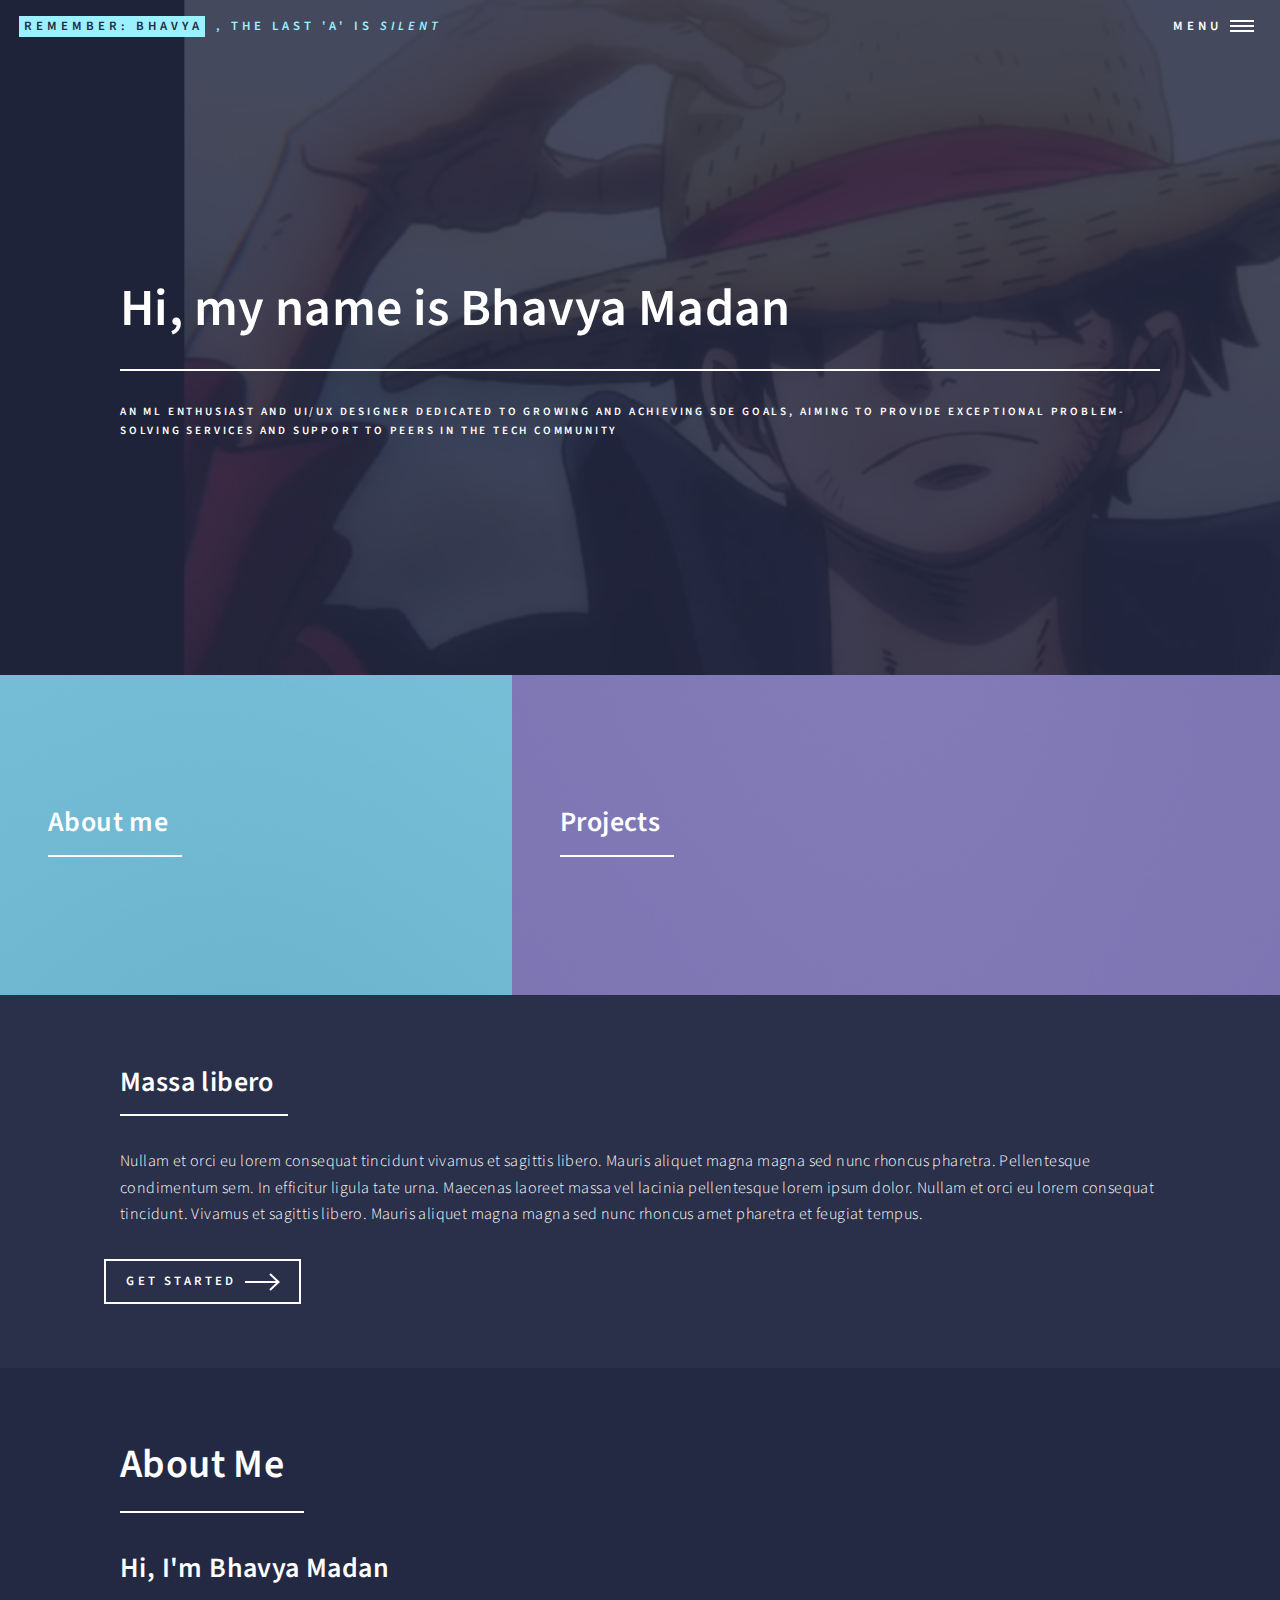
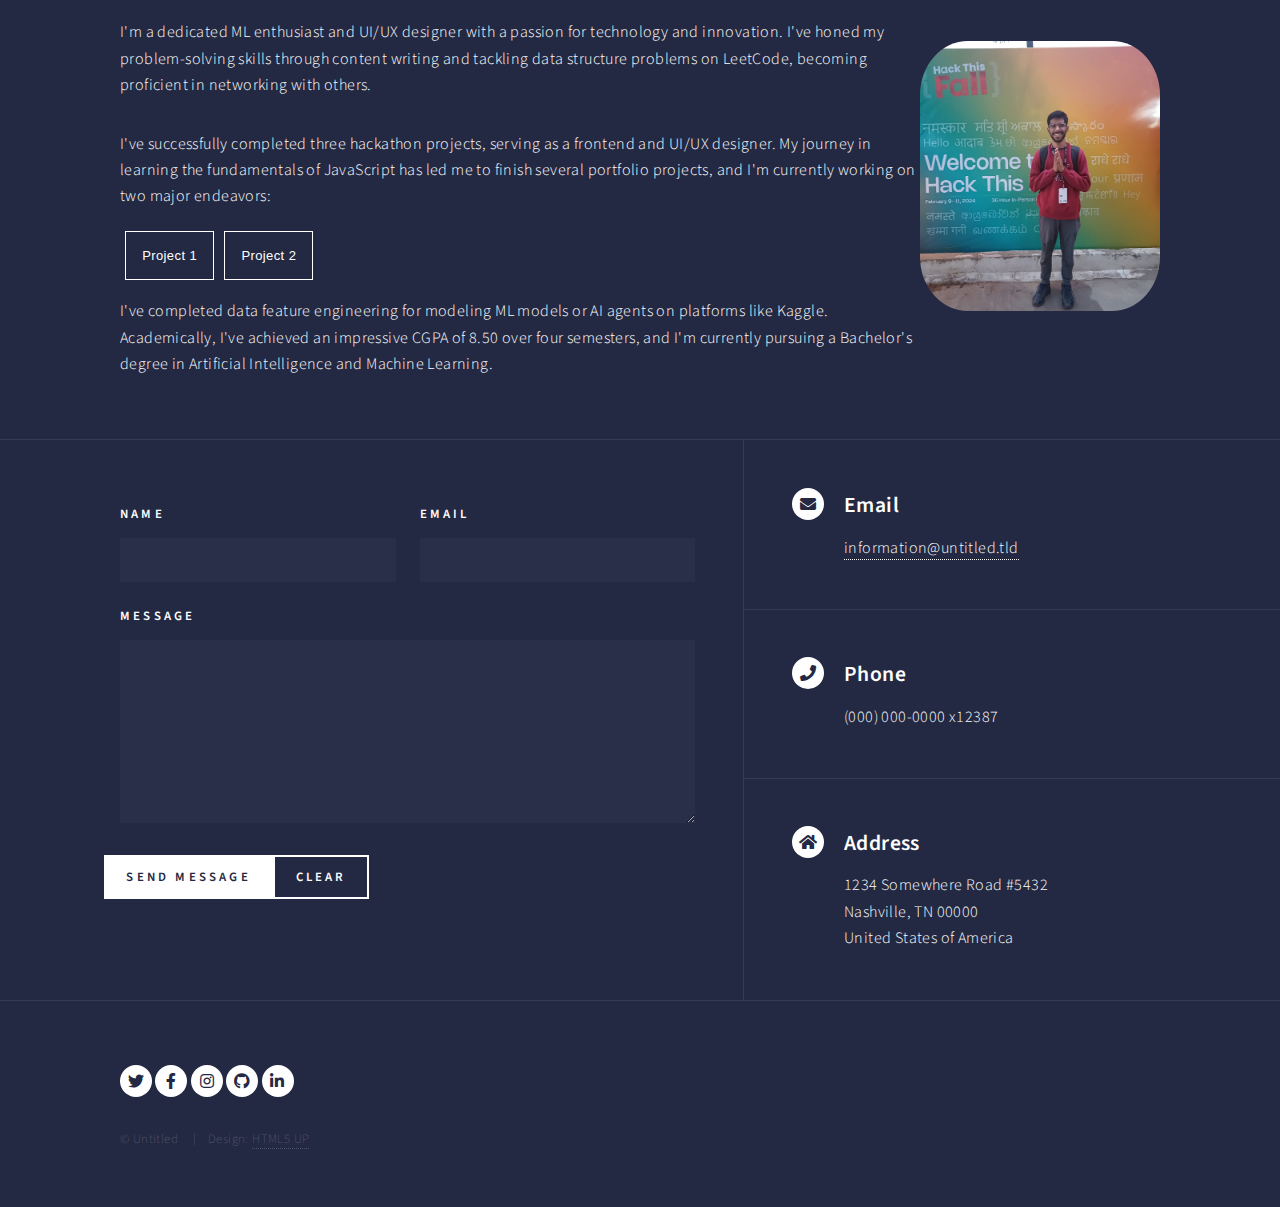
<file: index.html>
<!DOCTYPE html>
<!--
	Forty by HTML5 UP
	html5up.net | @ajlkn
	Free for personal and commercial use under the CCA 3.0 license (html5up.net/license)
-->
<html>
  <head>
    <title>Portfolio</title>
    <meta charset="utf-8" />
    <meta
      name="viewport"
      content="width=device-width, initial-scale=1, user-scalable=no"
    />
    <link rel="icon" type="image/png" href="/images/bhavyaFav.png" />
    <link rel="stylesheet" href="assets/css/main.css" />
    <link rel="stylesheet" href="assets/css/aboutme.css" />
    <noscript
      ><link rel="stylesheet" href="assets/css/noscript.css"
    /></noscript>
  </head>
  <body class="is-preload">
    <!-- Wrapper -->
    <div id="wrapper">
      <!-- Header -->
      <header id="header" class="alt">
        <a href="index.html" class="logo"
          ><strong>Remember: Bhavya</strong>
          <span>, the last 'a' is <i>silent</i></span></a
        >
        <nav>
          <a href="#menu">Menu</a>
        </nav>
      </header>

      <!-- Menu -->
      <nav id="menu">
        <ul class="links">
          <li><a href="index.html">Home</a></li>
          <li><a href="#aboutme">About Me</a></li>
          <li><a href="generic.html">Generic</a></li>
          <li><a href="elements.html">Elements</a></li>
        </ul>
        <!-- <ul class="actions stacked">
							<li><a href="#" class="button primary fit">Get Started</a></li>
							<li><a href="#" class="button fit">Log In</a></li>
						</ul> -->
      </nav>

      <!-- Banner -->
      <section id="banner" class="major">
        <div class="inner">
          <header class="major">
            <h1>Hi, my name is Bhavya Madan</h1>
          </header>
          <div class="content">
            <p>
              An ML enthusiast and UI/UX designer dedicated to growing and
              achieving SDE goals, aiming to provide exceptional problem-solving
              services and support to peers in the tech community
            </p>
            <!-- <ul class="actions">
									<li><a href="#one" class="button next scrolly">Get Started</a></li>
								</ul> -->
          </div>
        </div>
      </section>

      <!-- Main -->
      <div id="main">
        <!-- One -->
        <section id="one" class="tiles">
          <article>
            <span class="image">
              <img src="images/pic01.jpg" alt="" />
            </span>
            <header class="major">
              <h3><a href="#aboutme">About me</a></h3>
              <!-- <p>
                
              </p> -->
            </header>
          </article>
          <article>
            <span class="image">
              <img src="images/pic02.jpg" alt="" />
            </span>
            <header class="major">
              <h3><a href="landing.html" class="link">Projects</a></h3>
              <p></p>
            </header>
          </article>

          <!-- <article>
									<span class="image">
										<img src="images/pic03.jpg" alt="" />
									</span>
									<header class="major">
										<h3><a href="landing.html" class="link">Magna</a></h3>
										<p>Lorem etiam nullam</p>
									</header>
								</article>
								<article>
									<span class="image">
										<img src="images/pic04.jpg" alt="" />
									</span>
									<header class="major">
										<h3><a href="landing.html" class="link">Ipsum</a></h3>
										<p>Nisl sed aliquam</p>
									</header>
								</article>
								<article>
									<span class="image">
										<img src="images/pic05.jpg" alt="" />
									</span>
									<header class="major">
										<h3><a href="landing.html" class="link">Consequat</a></h3>
										<p>Ipsum dolor sit amet</p>
									</header>
								</article>
								<article>
									<span class="image">
										<img src="images/pic06.jpg" alt="" />
									</span>
									<header class="major">
										<h3><a href="landing.html" class="link">Etiam</a></h3>
										<p>Feugiat amet tempus</p>
									</header>
								</article> -->
        </section>

        <!-- Two -->
        <section id="two">
          <div class="inner">
            <header class="major">
              <h2>Massa libero</h2>
            </header>
            <p>
              Nullam et orci eu lorem consequat tincidunt vivamus et sagittis
              libero. Mauris aliquet magna magna sed nunc rhoncus pharetra.
              Pellentesque condimentum sem. In efficitur ligula tate urna.
              Maecenas laoreet massa vel lacinia pellentesque lorem ipsum dolor.
              Nullam et orci eu lorem consequat tincidunt. Vivamus et sagittis
              libero. Mauris aliquet magna magna sed nunc rhoncus amet pharetra
              et feugiat tempus.
            </p>
            <ul class="actions">
              <li>
                <a href="landing.html" class="button next">Get Started</a>
              </li>
            </ul>
          </div>
        </section>
      </div>

      <!-- About me -->
      <div id="aboutme" class="alt">
        <!-- One -->
        <section id="one">
          <div class="inner">
            <header class="major">
              <h1>About Me</h1>
            </header>
            <div class="containerAbout">
              <div class="textABout">
                <h2>Hi, I'm Bhavya Madan</h2>

                <p>
                  I'm a dedicated ML enthusiast and UI/UX designer with a
                  passion for technology and innovation. I've honed my
                  problem-solving skills through content writing and tackling
                  data structure problems on LeetCode, becoming proficient in
                  networking with others.
                </p>
                <p>
                  I've successfully completed three hackathon projects, serving
                  as a frontend and UI/UX designer. My journey in learning the
                  fundamentals of JavaScript has led me to finish several
                  portfolio projects, and I'm currently working on two major
                  endeavors:
                </p>
                <ul>
                  <li><span class="curprojs">Project 1</span></li>
                  <li><span class="curprojs">Project 2</span></li>
                </ul>
                <p class="academic">
                  I've completed data feature engineering for modeling ML models
                  or AI agents on platforms like Kaggle. Academically, I've
                  achieved an impressive CGPA of 8.50 over four semesters, and
                  I'm currently pursuing a Bachelor's degree in Artificial
                  Intelligence and Machine Learning.
                </p>
              </div>

              <div class="image"><img src="images/pic_01_me.jpg" alt="" /></div>
            </div>
          </div>
        </section>
      </div>

      <!-- Contact -->
      <section id="contact">
        <div class="inner">
          <section>
            <form method="post" action="#">
              <div class="fields">
                <div class="field half">
                  <label for="name">Name</label>
                  <input type="text" name="name" id="name" />
                </div>
                <div class="field half">
                  <label for="email">Email</label>
                  <input type="text" name="email" id="email" />
                </div>
                <div class="field">
                  <label for="message">Message</label>
                  <textarea name="message" id="message" rows="6"></textarea>
                </div>
              </div>
              <ul class="actions">
                <li>
                  <input type="submit" value="Send Message" class="primary" />
                </li>
                <li><input type="reset" value="Clear" /></li>
              </ul>
            </form>
          </section>
          <section class="split">
            <section>
              <div class="contact-method">
                <span class="icon solid alt fa-envelope"></span>
                <h3>Email</h3>
                <a href="#">information@untitled.tld</a>
              </div>
            </section>
            <section>
              <div class="contact-method">
                <span class="icon solid alt fa-phone"></span>
                <h3>Phone</h3>
                <span>(000) 000-0000 x12387</span>
              </div>
            </section>
            <section>
              <div class="contact-method">
                <span class="icon solid alt fa-home"></span>
                <h3>Address</h3>
                <span
                  >1234 Somewhere Road #5432<br />
                  Nashville, TN 00000<br />
                  United States of America</span
                >
              </div>
            </section>
          </section>
        </div>
      </section>

      <!-- Footer -->
      <footer id="footer">
        <div class="inner">
          <ul class="icons">
            <li>
              <a href="#" class="icon brands alt fa-twitter"
                ><span class="label">Twitter</span></a
              >
            </li>
            <li>
              <a href="#" class="icon brands alt fa-facebook-f"
                ><span class="label">Facebook</span></a
              >
            </li>
            <li>
              <a href="#" class="icon brands alt fa-instagram"
                ><span class="label">Instagram</span></a
              >
            </li>
            <li>
              <a href="#" class="icon brands alt fa-github"
                ><span class="label">GitHub</span></a
              >
            </li>
            <li>
              <a href="#" class="icon brands alt fa-linkedin-in"
                ><span class="label">LinkedIn</span></a
              >
            </li>
          </ul>
          <ul class="copyright">
            <li>&copy; Untitled</li>
            <li>Design: <a href="https://html5up.net">HTML5 UP</a></li>
          </ul>
        </div>
      </footer>
    </div>

    <!-- Scripts -->
    <script src="assets/js/jquery.min.js"></script>
    <script src="assets/js/jquery.scrolly.min.js"></script>
    <script src="assets/js/jquery.scrollex.min.js"></script>
    <script src="assets/js/browser.min.js"></script>
    <script src="assets/js/breakpoints.min.js"></script>
    <script src="assets/js/util.js"></script>
    <script src="assets/js/main.js"></script>
  </body>
</html>
</file>
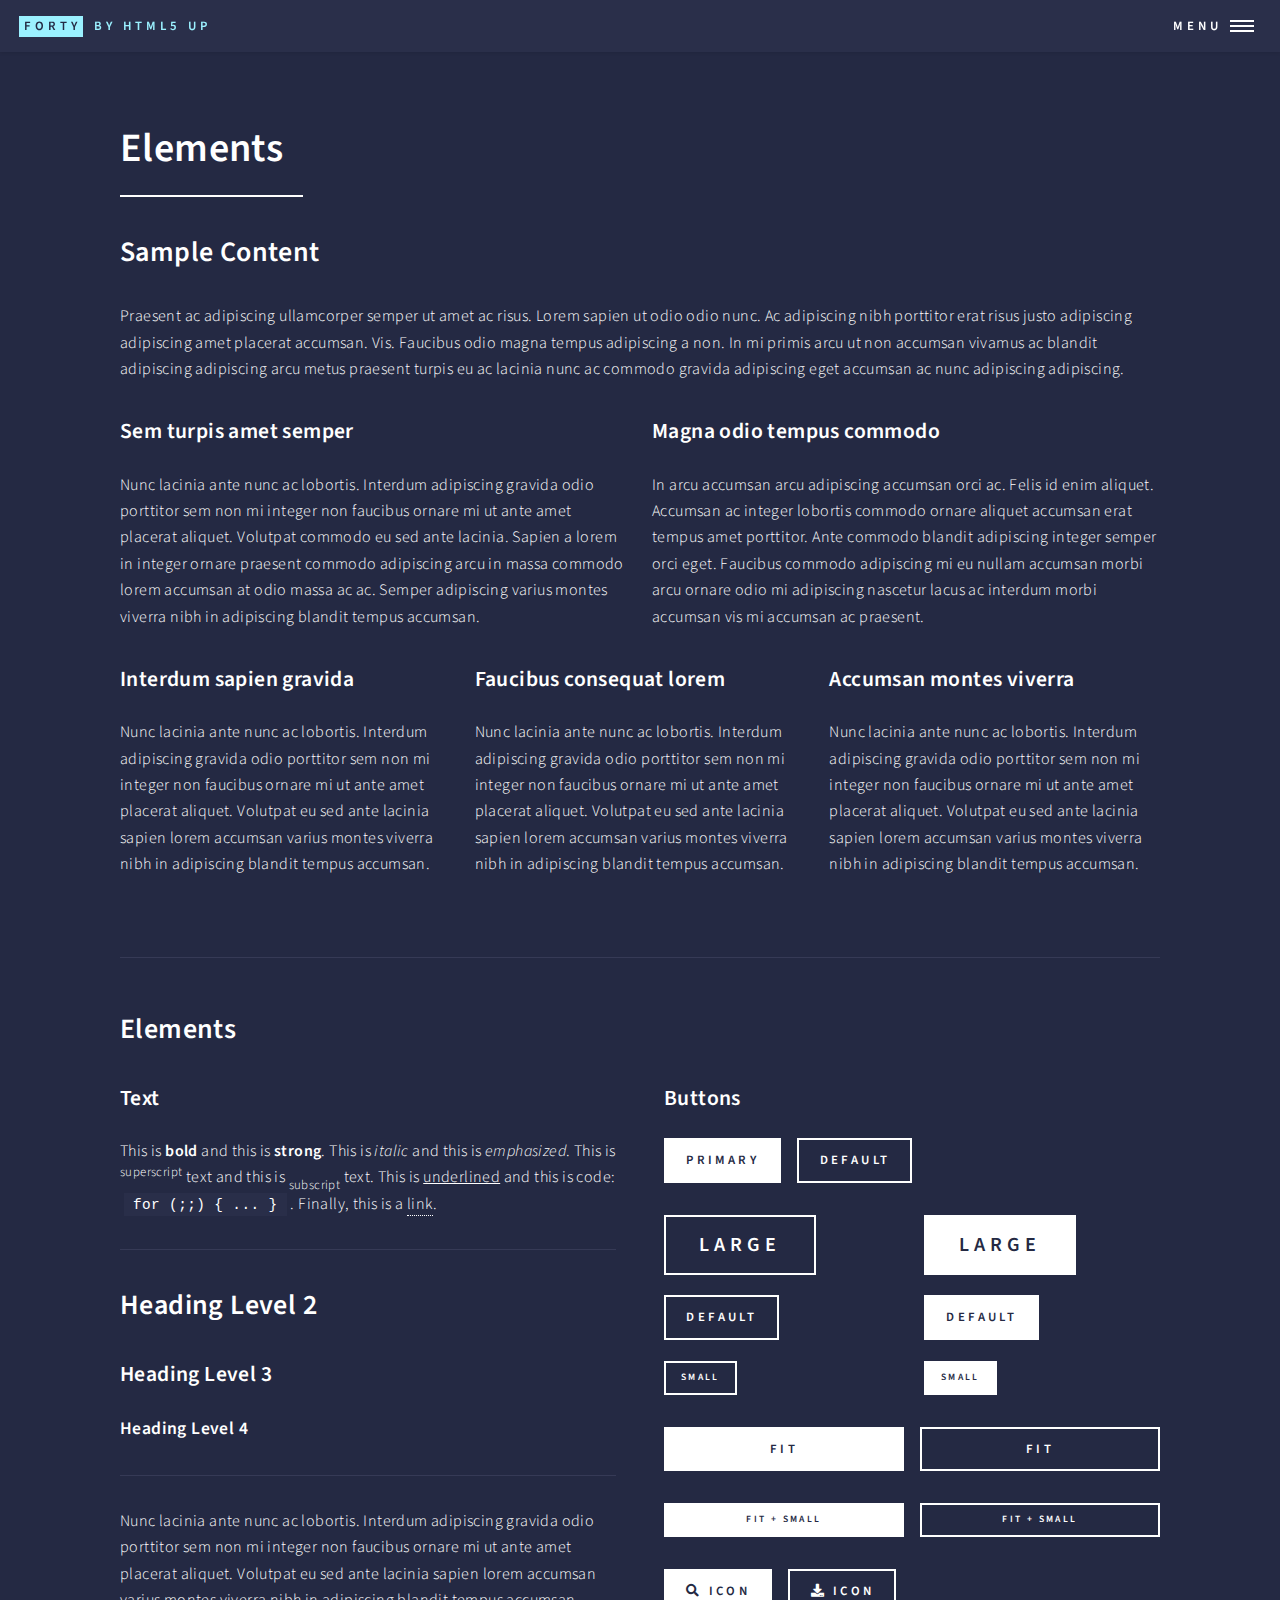
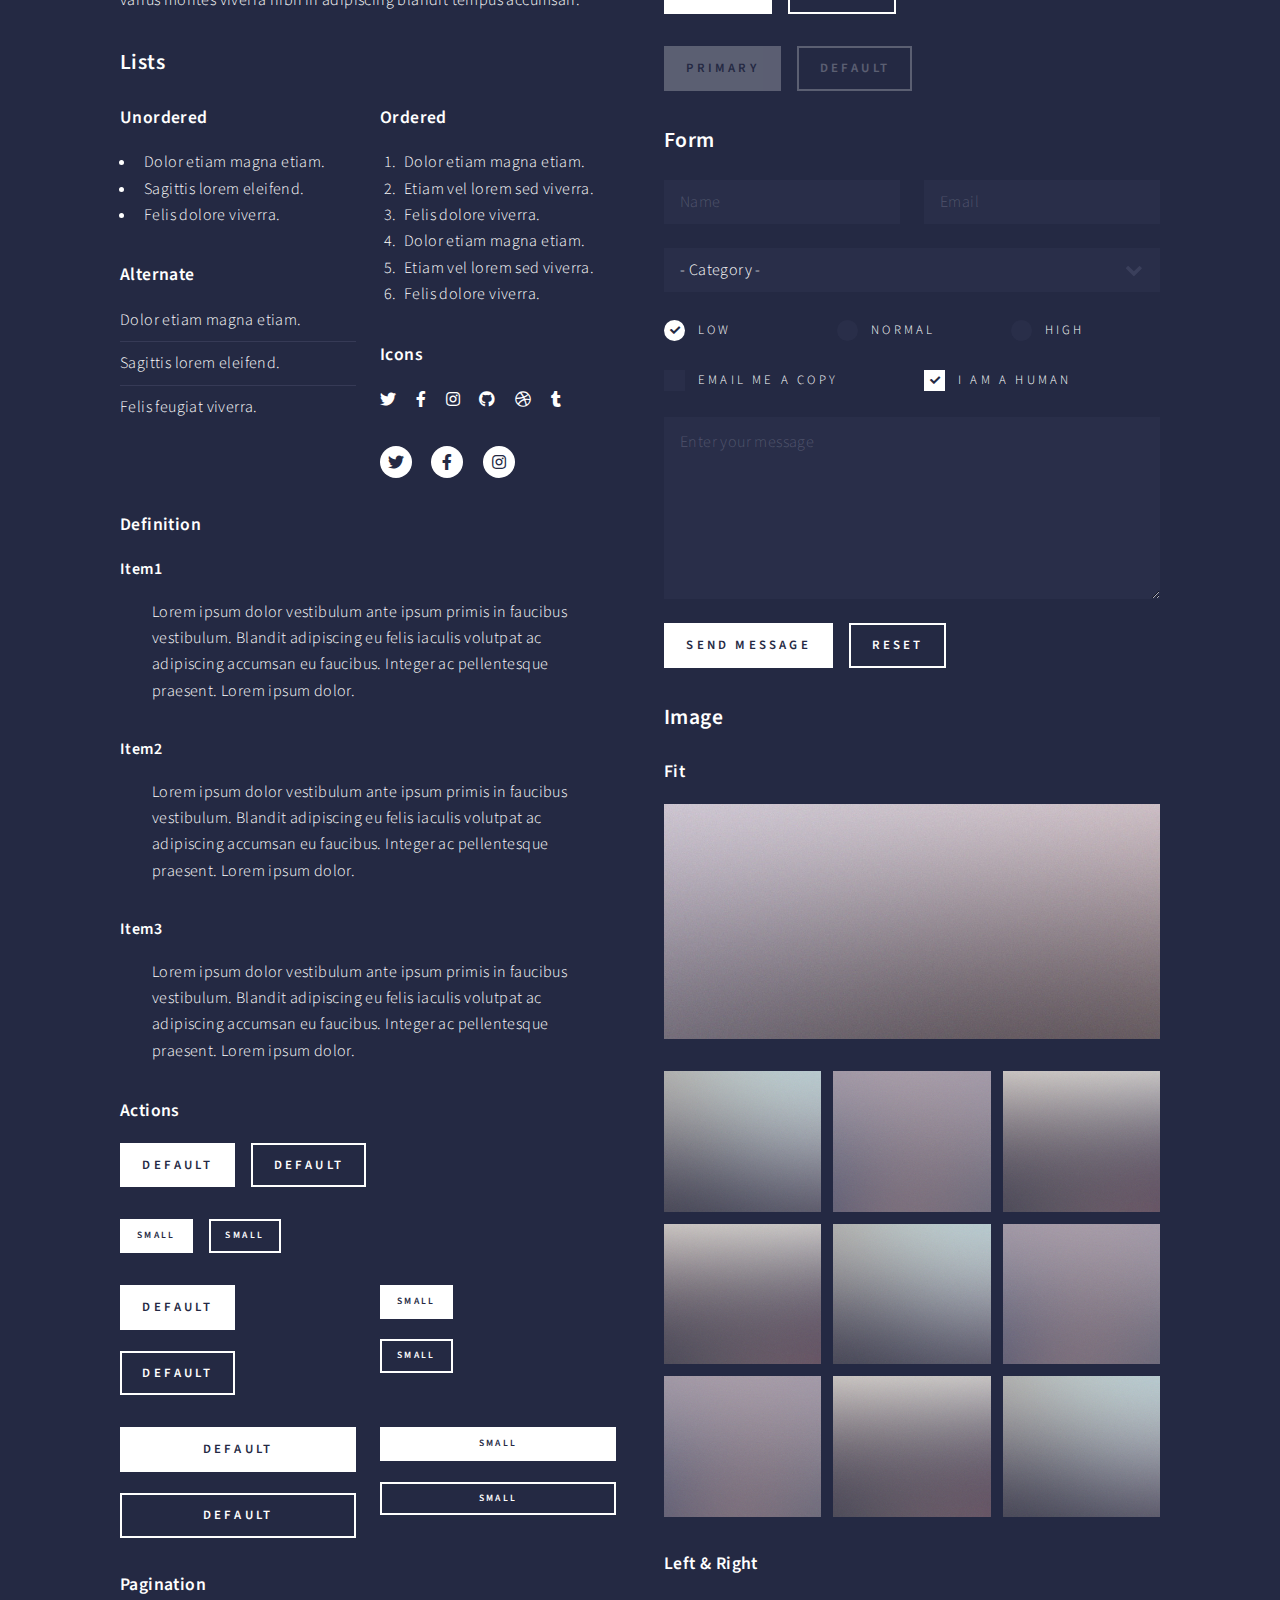
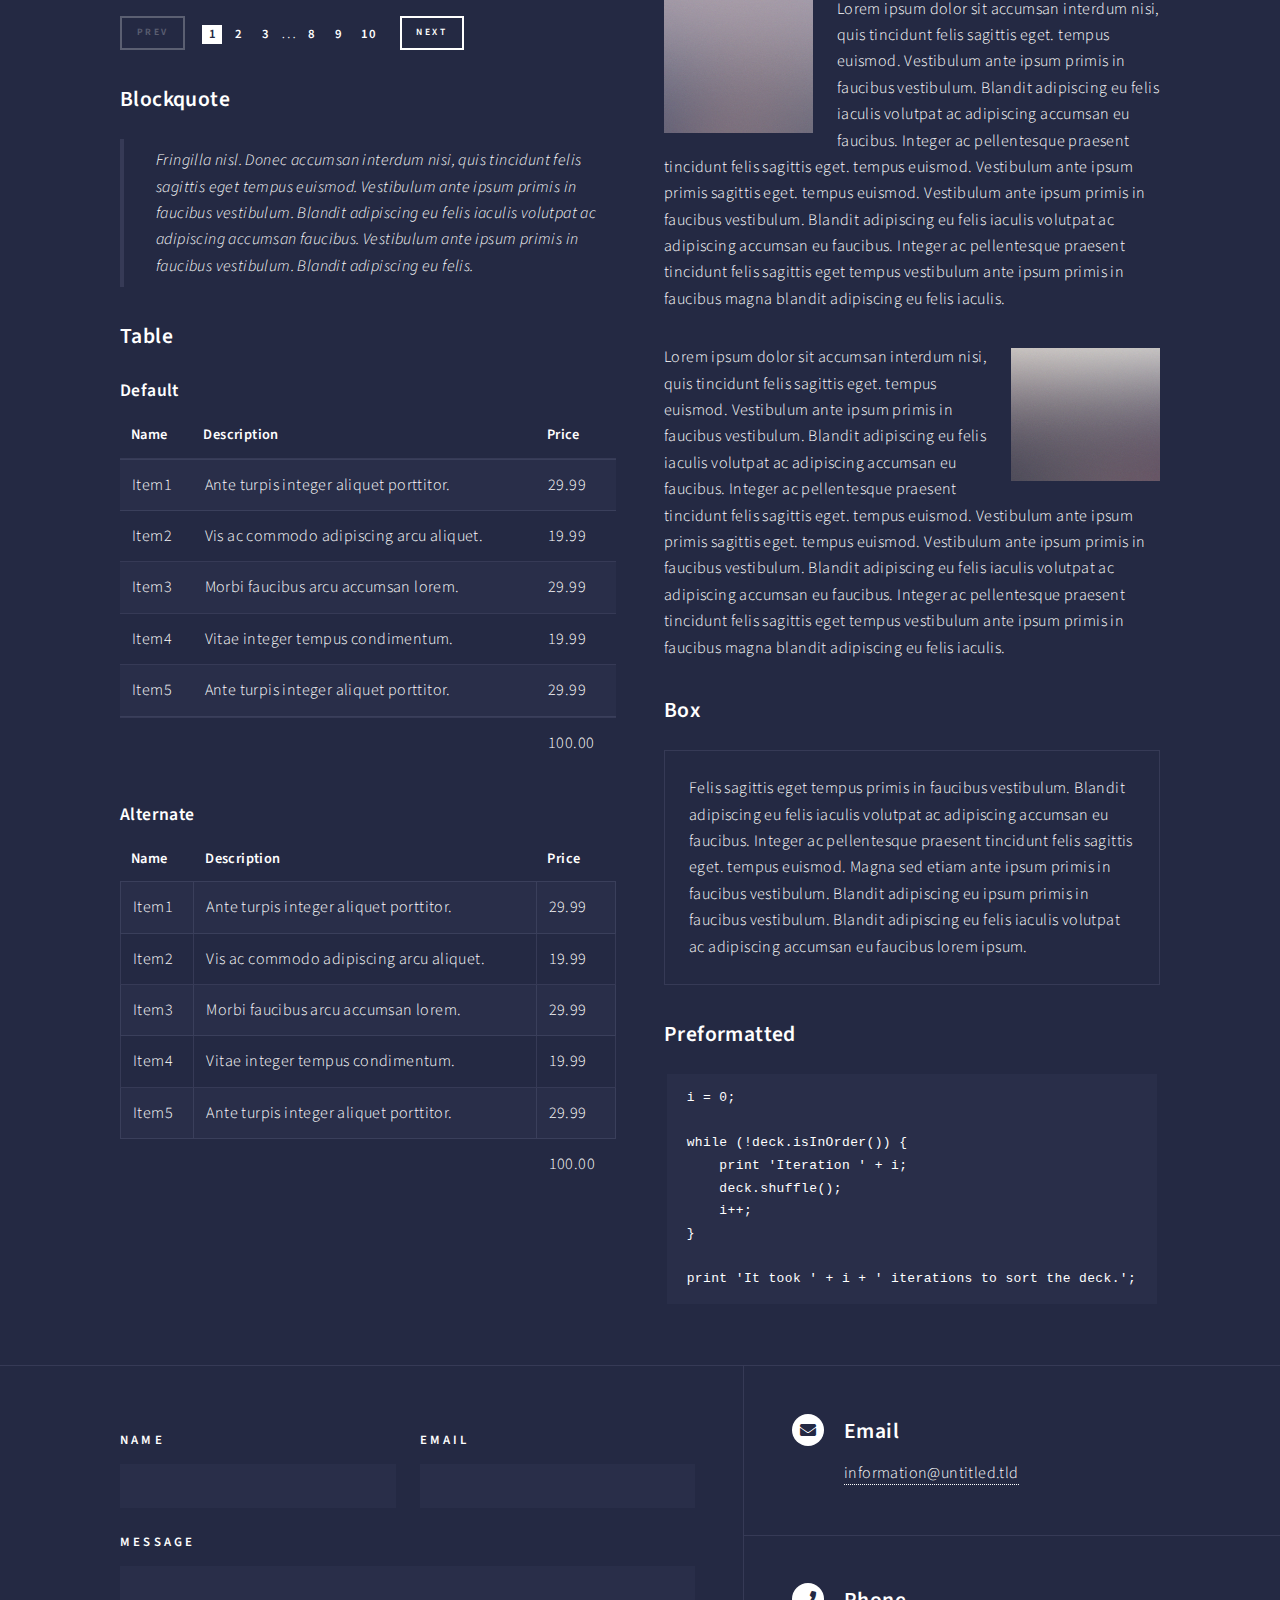
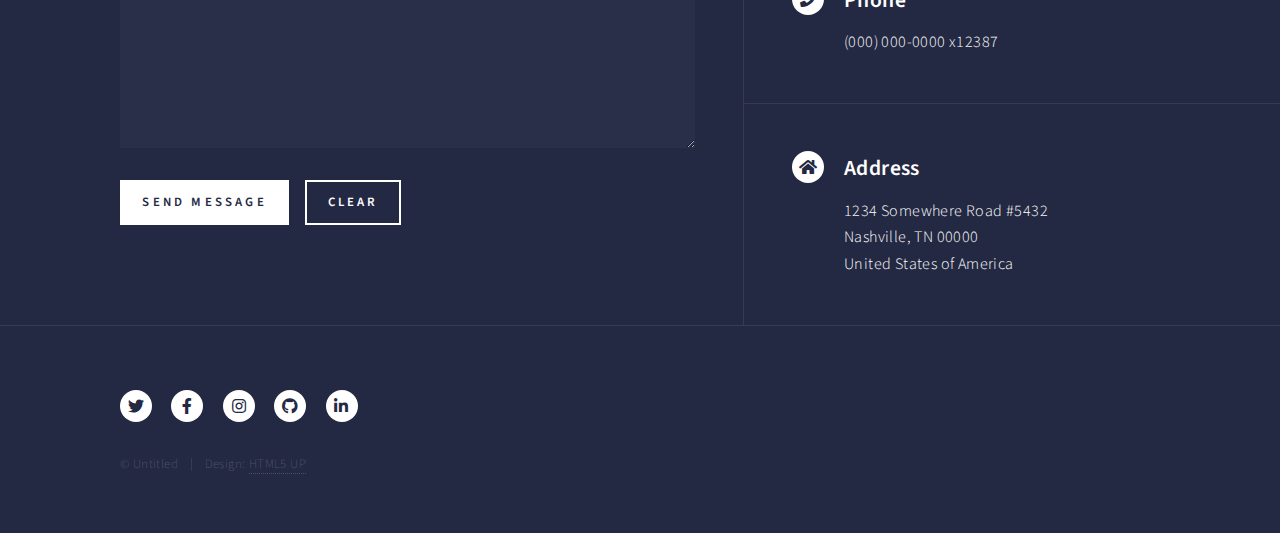
<file: elements.html>
<!DOCTYPE HTML>
<!--
	Forty by HTML5 UP
	html5up.net | @ajlkn
	Free for personal and commercial use under the CCA 3.0 license (html5up.net/license)
-->
<html>
	<head>
		<title>Elements - Forty by HTML5 UP</title>
		<meta charset="utf-8" />
		<meta name="viewport" content="width=device-width, initial-scale=1, user-scalable=no" />
		<link rel="stylesheet" href="assets/css/main.css" />
		<noscript><link rel="stylesheet" href="assets/css/noscript.css" /></noscript>
	</head>
	<body class="is-preload">

		<!-- Wrapper -->
			<div id="wrapper">

				<!-- Header -->
					<header id="header">
						<a href="index.html" class="logo"><strong>Forty</strong> <span>by HTML5 UP</span></a>
						<nav>
							<a href="#menu">Menu</a>
						</nav>
					</header>

				<!-- Menu -->
					<nav id="menu">
						<ul class="links">
							<li><a href="index.html">Home</a></li>
							<li><a href="landing.html">Landing</a></li>
							<li><a href="generic.html">Generic</a></li>
							<li><a href="elements.html">Elements</a></li>
						</ul>
						<ul class="actions stacked">
							<li><a href="#" class="button primary fit">Get Started</a></li>
							<li><a href="#" class="button fit">Log In</a></li>
						</ul>
					</nav>

				<!-- Main -->
					<div id="main" class="alt">

						<!-- One -->
							<section id="one">
								<div class="inner">
									<header class="major">
										<h1>Elements</h1>
									</header>

									<!-- Content -->
										<h2 id="content">Sample Content</h2>
										<p>Praesent ac adipiscing ullamcorper semper ut amet ac risus. Lorem sapien ut odio odio nunc. Ac adipiscing nibh porttitor erat risus justo adipiscing adipiscing amet placerat accumsan. Vis. Faucibus odio magna tempus adipiscing a non. In mi primis arcu ut non accumsan vivamus ac blandit adipiscing adipiscing arcu metus praesent turpis eu ac lacinia nunc ac commodo gravida adipiscing eget accumsan ac nunc adipiscing adipiscing.</p>
										<div class="row">
											<div class="col-6 col-12-small">
												<h3>Sem turpis amet semper</h3>
												<p>Nunc lacinia ante nunc ac lobortis. Interdum adipiscing gravida odio porttitor sem non mi integer non faucibus ornare mi ut ante amet placerat aliquet. Volutpat commodo eu sed ante lacinia. Sapien a lorem in integer ornare praesent commodo adipiscing arcu in massa commodo lorem accumsan at odio massa ac ac. Semper adipiscing varius montes viverra nibh in adipiscing blandit tempus accumsan.</p>
											</div>
											<div class="col-6 col-12-small">
												<h3>Magna odio tempus commodo</h3>
												<p>In arcu accumsan arcu adipiscing accumsan orci ac. Felis id enim aliquet. Accumsan ac integer lobortis commodo ornare aliquet accumsan erat tempus amet porttitor. Ante commodo blandit adipiscing integer semper orci eget. Faucibus commodo adipiscing mi eu nullam accumsan morbi arcu ornare odio mi adipiscing nascetur lacus ac interdum morbi accumsan vis mi accumsan ac praesent.</p>
											</div>
											<!-- Break -->
											<div class="col-4 col-12-medium">
												<h3>Interdum sapien gravida</h3>
												<p>Nunc lacinia ante nunc ac lobortis. Interdum adipiscing gravida odio porttitor sem non mi integer non faucibus ornare mi ut ante amet placerat aliquet. Volutpat eu sed ante lacinia sapien lorem accumsan varius montes viverra nibh in adipiscing blandit tempus accumsan.</p>
											</div>
											<div class="col-4 col-12-medium">
												<h3>Faucibus consequat lorem</h3>
												<p>Nunc lacinia ante nunc ac lobortis. Interdum adipiscing gravida odio porttitor sem non mi integer non faucibus ornare mi ut ante amet placerat aliquet. Volutpat eu sed ante lacinia sapien lorem accumsan varius montes viverra nibh in adipiscing blandit tempus accumsan.</p>
											</div>
											<div class="col-4 col-12-medium">
												<h3>Accumsan montes viverra</h3>
												<p>Nunc lacinia ante nunc ac lobortis. Interdum adipiscing gravida odio porttitor sem non mi integer non faucibus ornare mi ut ante amet placerat aliquet. Volutpat eu sed ante lacinia sapien lorem accumsan varius montes viverra nibh in adipiscing blandit tempus accumsan.</p>
											</div>
										</div>

									<hr class="major" />

									<!-- Elements -->
										<h2 id="elements">Elements</h2>
										<div class="row gtr-200">
											<div class="col-6 col-12-medium">

												<!-- Text stuff -->
													<h3>Text</h3>
													<p>This is <b>bold</b> and this is <strong>strong</strong>. This is <i>italic</i> and this is <em>emphasized</em>.
													This is <sup>superscript</sup> text and this is <sub>subscript</sub> text.
													This is <u>underlined</u> and this is code: <code>for (;;) { ... }</code>.
													Finally, this is a <a href="#">link</a>.</p>
													<hr />
													<h2>Heading Level 2</h2>
													<h3>Heading Level 3</h3>
													<h4>Heading Level 4</h4>
													<hr />
													<p>Nunc lacinia ante nunc ac lobortis. Interdum adipiscing gravida odio porttitor sem non mi integer non faucibus ornare mi ut ante amet placerat aliquet. Volutpat eu sed ante lacinia sapien lorem accumsan varius montes viverra nibh in adipiscing blandit tempus accumsan.</p>

												<!-- Lists -->
													<h3>Lists</h3>
													<div class="row">
														<div class="col-6 col-12-small">

															<h4>Unordered</h4>
															<ul>
																<li>Dolor etiam magna etiam.</li>
																<li>Sagittis lorem eleifend.</li>
																<li>Felis dolore viverra.</li>
															</ul>

															<h4>Alternate</h4>
															<ul class="alt">
																<li>Dolor etiam magna etiam.</li>
																<li>Sagittis lorem eleifend.</li>
																<li>Felis feugiat viverra.</li>
															</ul>

														</div>
														<div class="col-6 col-12-small">

															<h4>Ordered</h4>
															<ol>
																<li>Dolor etiam magna etiam.</li>
																<li>Etiam vel lorem sed viverra.</li>
																<li>Felis dolore viverra.</li>
																<li>Dolor etiam magna etiam.</li>
																<li>Etiam vel lorem sed viverra.</li>
																<li>Felis dolore viverra.</li>
															</ol>

															<h4>Icons</h4>
															<ul class="icons">
																<li><a href="#" class="icon brands fa-twitter"><span class="label">Twitter</span></a></li>
																<li><a href="#" class="icon brands fa-facebook-f"><span class="label">Facebook</span></a></li>
																<li><a href="#" class="icon brands fa-instagram"><span class="label">Instagram</span></a></li>
																<li><a href="#" class="icon brands fa-github"><span class="label">Github</span></a></li>
																<li><a href="#" class="icon brands fa-dribbble"><span class="label">Dribbble</span></a></li>
																<li><a href="#" class="icon brands fa-tumblr"><span class="label">Tumblr</span></a></li>
															</ul>
															<ul class="icons">
																<li><a href="#" class="icon brands alt fa-twitter"><span class="label">Twitter</span></a></li>
																<li><a href="#" class="icon brands alt fa-facebook-f"><span class="label">Facebook</span></a></li>
																<li><a href="#" class="icon brands alt fa-instagram"><span class="label">Instagram</span></a></li>
															</ul>

														</div>
													</div>
													<h4>Definition</h4>
													<dl>
														<dt>Item1</dt>
														<dd>
															<p>Lorem ipsum dolor vestibulum ante ipsum primis in faucibus vestibulum. Blandit adipiscing eu felis iaculis volutpat ac adipiscing accumsan eu faucibus. Integer ac pellentesque praesent. Lorem ipsum dolor.</p>
														</dd>
														<dt>Item2</dt>
														<dd>
															<p>Lorem ipsum dolor vestibulum ante ipsum primis in faucibus vestibulum. Blandit adipiscing eu felis iaculis volutpat ac adipiscing accumsan eu faucibus. Integer ac pellentesque praesent. Lorem ipsum dolor.</p>
														</dd>
														<dt>Item3</dt>
														<dd>
															<p>Lorem ipsum dolor vestibulum ante ipsum primis in faucibus vestibulum. Blandit adipiscing eu felis iaculis volutpat ac adipiscing accumsan eu faucibus. Integer ac pellentesque praesent. Lorem ipsum dolor.</p>
														</dd>
													</dl>

													<h4>Actions</h4>
													<ul class="actions">
														<li><a href="#" class="button primary">Default</a></li>
														<li><a href="#" class="button">Default</a></li>
													</ul>
													<ul class="actions small">
														<li><a href="#" class="button primary small">Small</a></li>
														<li><a href="#" class="button small">Small</a></li>
													</ul>
													<div class="row">
														<div class="col-6 col-12-small">
															<ul class="actions stacked">
																<li><a href="#" class="button primary">Default</a></li>
																<li><a href="#" class="button">Default</a></li>
															</ul>
														</div>
														<div class="col-6 col-12-small">
															<ul class="actions stacked">
																<li><a href="#" class="button primary small">Small</a></li>
																<li><a href="#" class="button small">Small</a></li>
															</ul>
														</div>
														<div class="col-6 col-12-small">
															<ul class="actions stacked">
																<li><a href="#" class="button primary fit">Default</a></li>
																<li><a href="#" class="button fit">Default</a></li>
															</ul>
														</div>
														<div class="col-6 col-12-small">
															<ul class="actions stacked">
																<li><a href="#" class="button primary small fit">Small</a></li>
																<li><a href="#" class="button small fit">Small</a></li>
															</ul>
														</div>
													</div>

													<h4>Pagination</h4>
													<ul class="pagination">
														<li><span class="button small disabled">Prev</span></li>
														<li><a href="#" class="page active">1</a></li>
														<li><a href="#" class="page">2</a></li>
														<li><a href="#" class="page">3</a></li>
														<li><span>&hellip;</span></li>
														<li><a href="#" class="page">8</a></li>
														<li><a href="#" class="page">9</a></li>
														<li><a href="#" class="page">10</a></li>
														<li><a href="#" class="button small">Next</a></li>
													</ul>

												<!-- Blockquote -->
													<h3>Blockquote</h3>
													<blockquote>Fringilla nisl. Donec accumsan interdum nisi, quis tincidunt felis sagittis eget tempus euismod. Vestibulum ante ipsum primis in faucibus vestibulum. Blandit adipiscing eu felis iaculis volutpat ac adipiscing accumsan faucibus. Vestibulum ante ipsum primis in faucibus vestibulum. Blandit adipiscing eu felis.</blockquote>

												<!-- Table -->
													<h3>Table</h3>

													<h4>Default</h4>
													<div class="table-wrapper">
														<table>
															<thead>
																<tr>
																	<th>Name</th>
																	<th>Description</th>
																	<th>Price</th>
																</tr>
															</thead>
															<tbody>
																<tr>
																	<td>Item1</td>
																	<td>Ante turpis integer aliquet porttitor.</td>
																	<td>29.99</td>
																</tr>
																<tr>
																	<td>Item2</td>
																	<td>Vis ac commodo adipiscing arcu aliquet.</td>
																	<td>19.99</td>
																</tr>
																<tr>
																	<td>Item3</td>
																	<td> Morbi faucibus arcu accumsan lorem.</td>
																	<td>29.99</td>
																</tr>
																<tr>
																	<td>Item4</td>
																	<td>Vitae integer tempus condimentum.</td>
																	<td>19.99</td>
																</tr>
																<tr>
																	<td>Item5</td>
																	<td>Ante turpis integer aliquet porttitor.</td>
																	<td>29.99</td>
																</tr>
															</tbody>
															<tfoot>
																<tr>
																	<td colspan="2"></td>
																	<td>100.00</td>
																</tr>
															</tfoot>
														</table>
													</div>

													<h4>Alternate</h4>
													<div class="table-wrapper">
														<table class="alt">
															<thead>
																<tr>
																	<th>Name</th>
																	<th>Description</th>
																	<th>Price</th>
																</tr>
															</thead>
															<tbody>
																<tr>
																	<td>Item1</td>
																	<td>Ante turpis integer aliquet porttitor.</td>
																	<td>29.99</td>
																</tr>
																<tr>
																	<td>Item2</td>
																	<td>Vis ac commodo adipiscing arcu aliquet.</td>
																	<td>19.99</td>
																</tr>
																<tr>
																	<td>Item3</td>
																	<td> Morbi faucibus arcu accumsan lorem.</td>
																	<td>29.99</td>
																</tr>
																<tr>
																	<td>Item4</td>
																	<td>Vitae integer tempus condimentum.</td>
																	<td>19.99</td>
																</tr>
																<tr>
																	<td>Item5</td>
																	<td>Ante turpis integer aliquet porttitor.</td>
																	<td>29.99</td>
																</tr>
															</tbody>
															<tfoot>
																<tr>
																	<td colspan="2"></td>
																	<td>100.00</td>
																</tr>
															</tfoot>
														</table>
													</div>

											</div>
											<div class="col-6 col-12-medium">

												<!-- Buttons -->
													<h3>Buttons</h3>
													<ul class="actions">
														<li><a href="#" class="button primary">Primary</a></li>
														<li><a href="#" class="button">Default</a></li>
													</ul>
													<div class="row">
														<div class="col-6 col-12-xsmall">
															<ul class="actions stacked">
																<li><a href="#" class="button large">Large</a></li>
																<li><a href="#" class="button">Default</a></li>
																<li><a href="#" class="button small">Small</a></li>
															</ul>
														</div>
														<div class="col-6 col-12-xsmall">
															<ul class="actions stacked">
																<li><a href="#" class="button primary large">Large</a></li>
																<li><a href="#" class="button primary">Default</a></li>
																<li><a href="#" class="button primary small">Small</a></li>
															</ul>
														</div>
													</div>
													<ul class="actions fit">
														<li><a href="#" class="button primary fit">Fit</a></li>
														<li><a href="#" class="button fit">Fit</a></li>
													</ul>
													<ul class="actions fit small">
														<li><a href="#" class="button primary fit small">Fit + Small</a></li>
														<li><a href="#" class="button fit small">Fit + Small</a></li>
													</ul>
													<ul class="actions">
														<li><a href="#" class="button primary icon solid fa-search">Icon</a></li>
														<li><a href="#" class="button icon solid fa-download">Icon</a></li>
													</ul>
													<ul class="actions">
														<li><span class="button primary disabled">Primary</span></li>
														<li><span class="button disabled">Default</span></li>
													</ul>

												<!-- Form -->
													<h3>Form</h3>

													<form method="post" action="#">
														<div class="row gtr-uniform">
															<div class="col-6 col-12-xsmall">
																<input type="text" name="demo-name" id="demo-name" value="" placeholder="Name" />
															</div>
															<div class="col-6 col-12-xsmall">
																<input type="email" name="demo-email" id="demo-email" value="" placeholder="Email" />
															</div>
															<!-- Break -->
															<div class="col-12">
																<select name="demo-category" id="demo-category">
																	<option value="">- Category -</option>
																	<option value="1">Manufacturing</option>
																	<option value="1">Shipping</option>
																	<option value="1">Administration</option>
																	<option value="1">Human Resources</option>
																</select>
															</div>
															<!-- Break -->
															<div class="col-4 col-12-small">
																<input type="radio" id="demo-priority-low" name="demo-priority" checked>
																<label for="demo-priority-low">Low</label>
															</div>
															<div class="col-4 col-12-small">
																<input type="radio" id="demo-priority-normal" name="demo-priority">
																<label for="demo-priority-normal">Normal</label>
															</div>
															<div class="col-4 col-12-small">
																<input type="radio" id="demo-priority-high" name="demo-priority">
																<label for="demo-priority-high">High</label>
															</div>
															<!-- Break -->
															<div class="col-6 col-12-small">
																<input type="checkbox" id="demo-copy" name="demo-copy">
																<label for="demo-copy">Email me a copy</label>
															</div>
															<div class="col-6 col-12-small">
																<input type="checkbox" id="demo-human" name="demo-human" checked>
																<label for="demo-human">I am a human</label>
															</div>
															<!-- Break -->
															<div class="col-12">
																<textarea name="demo-message" id="demo-message" placeholder="Enter your message" rows="6"></textarea>
															</div>
															<!-- Break -->
															<div class="col-12">
																<ul class="actions">
																	<li><input type="submit" value="Send Message" class="primary" /></li>
																	<li><input type="reset" value="Reset" /></li>
																</ul>
															</div>
														</div>
													</form>

												<!-- Image -->
													<h3>Image</h3>

													<h4>Fit</h4>
													<span class="image fit"><img src="images/pic03.jpg" alt="" /></span>
													<div class="box alt">
														<div class="row gtr-50 gtr-uniform">
															<div class="col-4"><span class="image fit"><img src="images/pic08.jpg" alt="" /></span></div>
															<div class="col-4"><span class="image fit"><img src="images/pic09.jpg" alt="" /></span></div>
															<div class="col-4"><span class="image fit"><img src="images/pic10.jpg" alt="" /></span></div>
															<!-- Break -->
															<div class="col-4"><span class="image fit"><img src="images/pic10.jpg" alt="" /></span></div>
															<div class="col-4"><span class="image fit"><img src="images/pic08.jpg" alt="" /></span></div>
															<div class="col-4"><span class="image fit"><img src="images/pic09.jpg" alt="" /></span></div>
															<!-- Break -->
															<div class="col-4"><span class="image fit"><img src="images/pic09.jpg" alt="" /></span></div>
															<div class="col-4"><span class="image fit"><img src="images/pic10.jpg" alt="" /></span></div>
															<div class="col-4"><span class="image fit"><img src="images/pic08.jpg" alt="" /></span></div>
														</div>
													</div>

													<h4>Left &amp; Right</h4>
													<p><span class="image left"><img src="images/pic09.jpg" alt="" /></span>Lorem ipsum dolor sit accumsan interdum nisi, quis tincidunt felis sagittis eget. tempus euismod. Vestibulum ante ipsum primis in faucibus vestibulum. Blandit adipiscing eu felis iaculis volutpat ac adipiscing accumsan eu faucibus. Integer ac pellentesque praesent tincidunt felis sagittis eget. tempus euismod. Vestibulum ante ipsum primis sagittis eget. tempus euismod. Vestibulum ante ipsum primis in faucibus vestibulum. Blandit adipiscing eu felis iaculis volutpat ac adipiscing accumsan eu faucibus. Integer ac pellentesque praesent tincidunt felis sagittis eget tempus vestibulum ante ipsum primis in faucibus magna blandit adipiscing eu felis iaculis.</p>
													<p><span class="image right"><img src="images/pic10.jpg" alt="" /></span>Lorem ipsum dolor sit accumsan interdum nisi, quis tincidunt felis sagittis eget. tempus euismod. Vestibulum ante ipsum primis in faucibus vestibulum. Blandit adipiscing eu felis iaculis volutpat ac adipiscing accumsan eu faucibus. Integer ac pellentesque praesent tincidunt felis sagittis eget. tempus euismod. Vestibulum ante ipsum primis sagittis eget. tempus euismod. Vestibulum ante ipsum primis in faucibus vestibulum. Blandit adipiscing eu felis iaculis volutpat ac adipiscing accumsan eu faucibus. Integer ac pellentesque praesent tincidunt felis sagittis eget tempus vestibulum ante ipsum primis in faucibus magna blandit adipiscing eu felis iaculis.</p>

												<!-- Box -->
													<h3>Box</h3>
													<div class="box">
														<p>Felis sagittis eget tempus primis in faucibus vestibulum. Blandit adipiscing eu felis iaculis volutpat ac adipiscing accumsan eu faucibus. Integer ac pellentesque praesent tincidunt felis sagittis eget. tempus euismod. Magna sed etiam ante ipsum primis in faucibus vestibulum. Blandit adipiscing eu ipsum primis in faucibus vestibulum. Blandit adipiscing eu felis iaculis volutpat ac adipiscing accumsan eu faucibus lorem ipsum.</p>
													</div>

												<!-- Preformatted Code -->
													<h3>Preformatted</h3>
													<pre><code>i = 0;

while (!deck.isInOrder()) {
    print 'Iteration ' + i;
    deck.shuffle();
    i++;
}

print 'It took ' + i + ' iterations to sort the deck.';
</code></pre>

											</div>
										</div>

								</div>
							</section>

					</div>

				<!-- Contact -->
					<section id="contact">
						<div class="inner">
							<section>
								<form method="post" action="#">
									<div class="fields">
										<div class="field half">
											<label for="name">Name</label>
											<input type="text" name="name" id="name" />
										</div>
										<div class="field half">
											<label for="email">Email</label>
											<input type="text" name="email" id="email" />
										</div>
										<div class="field">
											<label for="message">Message</label>
											<textarea name="message" id="message" rows="6"></textarea>
										</div>
									</div>
									<ul class="actions">
										<li><input type="submit" value="Send Message" class="primary" /></li>
										<li><input type="reset" value="Clear" /></li>
									</ul>
								</form>
							</section>
							<section class="split">
								<section>
									<div class="contact-method">
										<span class="icon solid alt fa-envelope"></span>
										<h3>Email</h3>
										<a href="#">information@untitled.tld</a>
									</div>
								</section>
								<section>
									<div class="contact-method">
										<span class="icon solid alt fa-phone"></span>
										<h3>Phone</h3>
										<span>(000) 000-0000 x12387</span>
									</div>
								</section>
								<section>
									<div class="contact-method">
										<span class="icon solid alt fa-home"></span>
										<h3>Address</h3>
										<span>1234 Somewhere Road #5432<br />
										Nashville, TN 00000<br />
										United States of America</span>
									</div>
								</section>
							</section>
						</div>
					</section>

				<!-- Footer -->
					<footer id="footer">
						<div class="inner">
							<ul class="icons">
								<li><a href="#" class="icon brands alt fa-twitter"><span class="label">Twitter</span></a></li>
								<li><a href="#" class="icon brands alt fa-facebook-f"><span class="label">Facebook</span></a></li>
								<li><a href="#" class="icon brands alt fa-instagram"><span class="label">Instagram</span></a></li>
								<li><a href="#" class="icon brands alt fa-github"><span class="label">GitHub</span></a></li>
								<li><a href="#" class="icon brands alt fa-linkedin-in"><span class="label">LinkedIn</span></a></li>
							</ul>
							<ul class="copyright">
								<li>&copy; Untitled</li><li>Design: <a href="https://html5up.net">HTML5 UP</a></li>
							</ul>
						</div>
					</footer>

			</div>

		<!-- Scripts -->
			<script src="assets/js/jquery.min.js"></script>
			<script src="assets/js/jquery.scrolly.min.js"></script>
			<script src="assets/js/jquery.scrollex.min.js"></script>
			<script src="assets/js/browser.min.js"></script>
			<script src="assets/js/breakpoints.min.js"></script>
			<script src="assets/js/util.js"></script>
			<script src="assets/js/main.js"></script>

	</body>
</html>
</file>
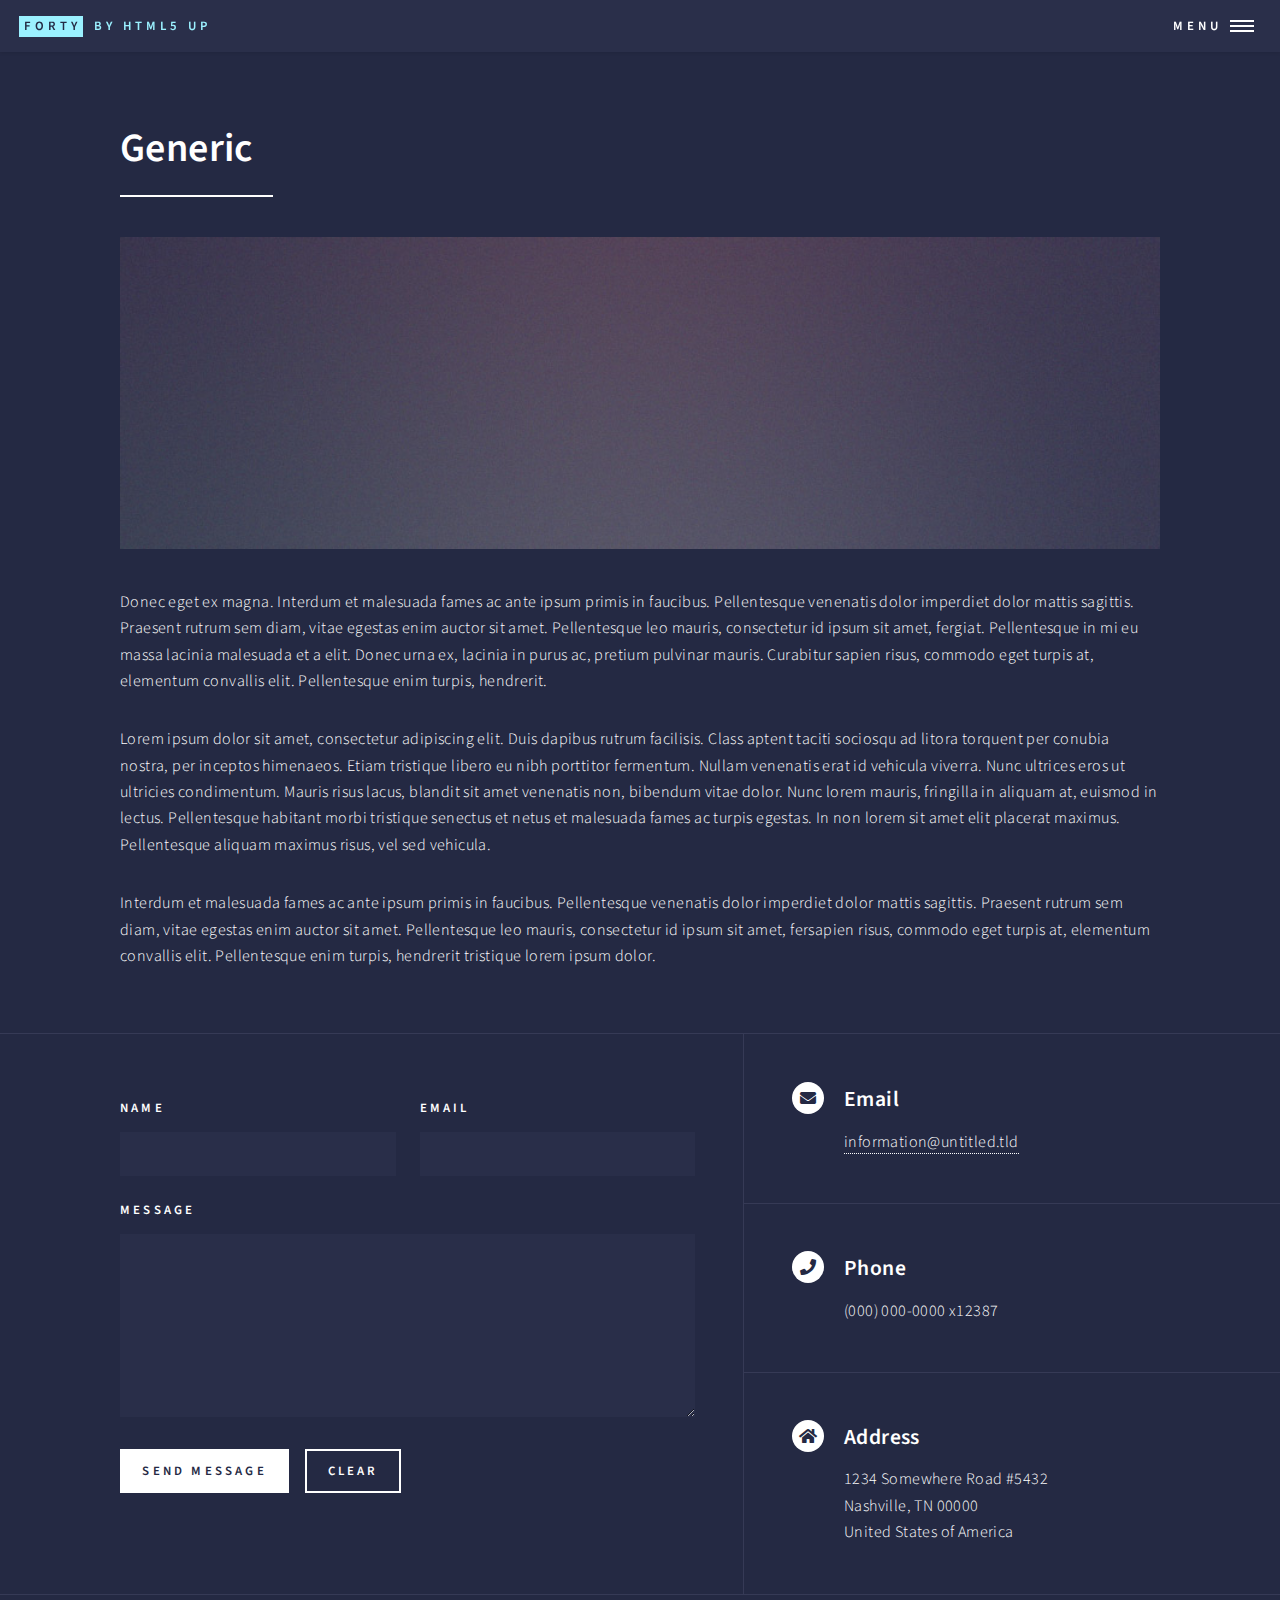
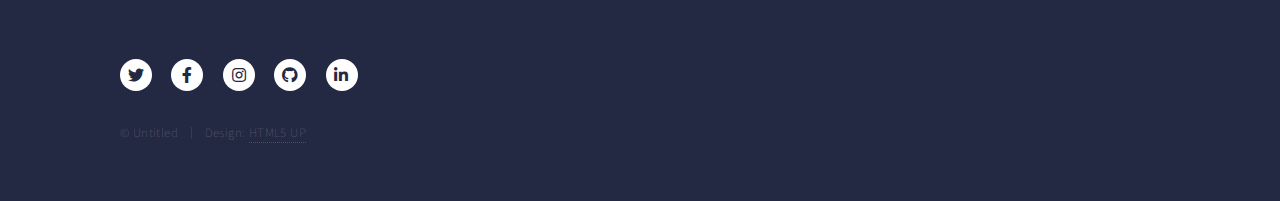
<file: generic.html>
<!DOCTYPE HTML>
<!--
	Forty by HTML5 UP
	html5up.net | @ajlkn
	Free for personal and commercial use under the CCA 3.0 license (html5up.net/license)
-->
<html>
	<head>
		<title>Generic - Forty by HTML5 UP</title>
		<meta charset="utf-8" />
		<meta name="viewport" content="width=device-width, initial-scale=1, user-scalable=no" />
		<link rel="stylesheet" href="assets/css/main.css" />
		<noscript><link rel="stylesheet" href="assets/css/noscript.css" /></noscript>
	</head>
	<body class="is-preload">

		<!-- Wrapper -->
			<div id="wrapper">

				<!-- Header -->
					<header id="header">
						<a href="index.html" class="logo"><strong>Forty</strong> <span>by HTML5 UP</span></a>
						<nav>
							<a href="#menu">Menu</a>
						</nav>
					</header>

				<!-- Menu -->
					<nav id="menu">
						<ul class="links">
							<li><a href="index.html">Home</a></li>
							<li><a href="landing.html">Landing</a></li>
							<li><a href="generic.html">Generic</a></li>
							<li><a href="elements.html">Elements</a></li>
						</ul>
						<ul class="actions stacked">
							<li><a href="#" class="button primary fit">Get Started</a></li>
							<li><a href="#" class="button fit">Log In</a></li>
						</ul>
					</nav>

				<!-- Main -->
					<div id="main" class="alt">

						<!-- One -->
							<section id="one">
								<div class="inner">
									<header class="major">
										<h1>Generic</h1>
									</header>
									<span class="image main"><img src="images/pic11.jpg" alt="" /></span>
									<p>Donec eget ex magna. Interdum et malesuada fames ac ante ipsum primis in faucibus. Pellentesque venenatis dolor imperdiet dolor mattis sagittis. Praesent rutrum sem diam, vitae egestas enim auctor sit amet. Pellentesque leo mauris, consectetur id ipsum sit amet, fergiat. Pellentesque in mi eu massa lacinia malesuada et a elit. Donec urna ex, lacinia in purus ac, pretium pulvinar mauris. Curabitur sapien risus, commodo eget turpis at, elementum convallis elit. Pellentesque enim turpis, hendrerit.</p>
									<p>Lorem ipsum dolor sit amet, consectetur adipiscing elit. Duis dapibus rutrum facilisis. Class aptent taciti sociosqu ad litora torquent per conubia nostra, per inceptos himenaeos. Etiam tristique libero eu nibh porttitor fermentum. Nullam venenatis erat id vehicula viverra. Nunc ultrices eros ut ultricies condimentum. Mauris risus lacus, blandit sit amet venenatis non, bibendum vitae dolor. Nunc lorem mauris, fringilla in aliquam at, euismod in lectus. Pellentesque habitant morbi tristique senectus et netus et malesuada fames ac turpis egestas. In non lorem sit amet elit placerat maximus. Pellentesque aliquam maximus risus, vel sed vehicula.</p>
									<p>Interdum et malesuada fames ac ante ipsum primis in faucibus. Pellentesque venenatis dolor imperdiet dolor mattis sagittis. Praesent rutrum sem diam, vitae egestas enim auctor sit amet. Pellentesque leo mauris, consectetur id ipsum sit amet, fersapien risus, commodo eget turpis at, elementum convallis elit. Pellentesque enim turpis, hendrerit tristique lorem ipsum dolor.</p>
								</div>
							</section>

					</div>

				<!-- Contact -->
					<section id="contact">
						<div class="inner">
							<section>
								<form method="post" action="#">
									<div class="fields">
										<div class="field half">
											<label for="name">Name</label>
											<input type="text" name="name" id="name" />
										</div>
										<div class="field half">
											<label for="email">Email</label>
											<input type="text" name="email" id="email" />
										</div>
										<div class="field">
											<label for="message">Message</label>
											<textarea name="message" id="message" rows="6"></textarea>
										</div>
									</div>
									<ul class="actions">
										<li><input type="submit" value="Send Message" class="primary" /></li>
										<li><input type="reset" value="Clear" /></li>
									</ul>
								</form>
							</section>
							<section class="split">
								<section>
									<div class="contact-method">
										<span class="icon solid alt fa-envelope"></span>
										<h3>Email</h3>
										<a href="#">information@untitled.tld</a>
									</div>
								</section>
								<section>
									<div class="contact-method">
										<span class="icon solid alt fa-phone"></span>
										<h3>Phone</h3>
										<span>(000) 000-0000 x12387</span>
									</div>
								</section>
								<section>
									<div class="contact-method">
										<span class="icon solid alt fa-home"></span>
										<h3>Address</h3>
										<span>1234 Somewhere Road #5432<br />
										Nashville, TN 00000<br />
										United States of America</span>
									</div>
								</section>
							</section>
						</div>
					</section>

				<!-- Footer -->
					<footer id="footer">
						<div class="inner">
							<ul class="icons">
								<li><a href="#" class="icon brands alt fa-twitter"><span class="label">Twitter</span></a></li>
								<li><a href="#" class="icon brands alt fa-facebook-f"><span class="label">Facebook</span></a></li>
								<li><a href="#" class="icon brands alt fa-instagram"><span class="label">Instagram</span></a></li>
								<li><a href="#" class="icon brands alt fa-github"><span class="label">GitHub</span></a></li>
								<li><a href="#" class="icon brands alt fa-linkedin-in"><span class="label">LinkedIn</span></a></li>
							</ul>
							<ul class="copyright">
								<li>&copy; Untitled</li><li>Design: <a href="https://html5up.net">HTML5 UP</a></li>
							</ul>
						</div>
					</footer>

			</div>

		<!-- Scripts -->
			<script src="assets/js/jquery.min.js"></script>
			<script src="assets/js/jquery.scrolly.min.js"></script>
			<script src="assets/js/jquery.scrollex.min.js"></script>
			<script src="assets/js/browser.min.js"></script>
			<script src="assets/js/breakpoints.min.js"></script>
			<script src="assets/js/util.js"></script>
			<script src="assets/js/main.js"></script>

	</body>
</html>
</file>
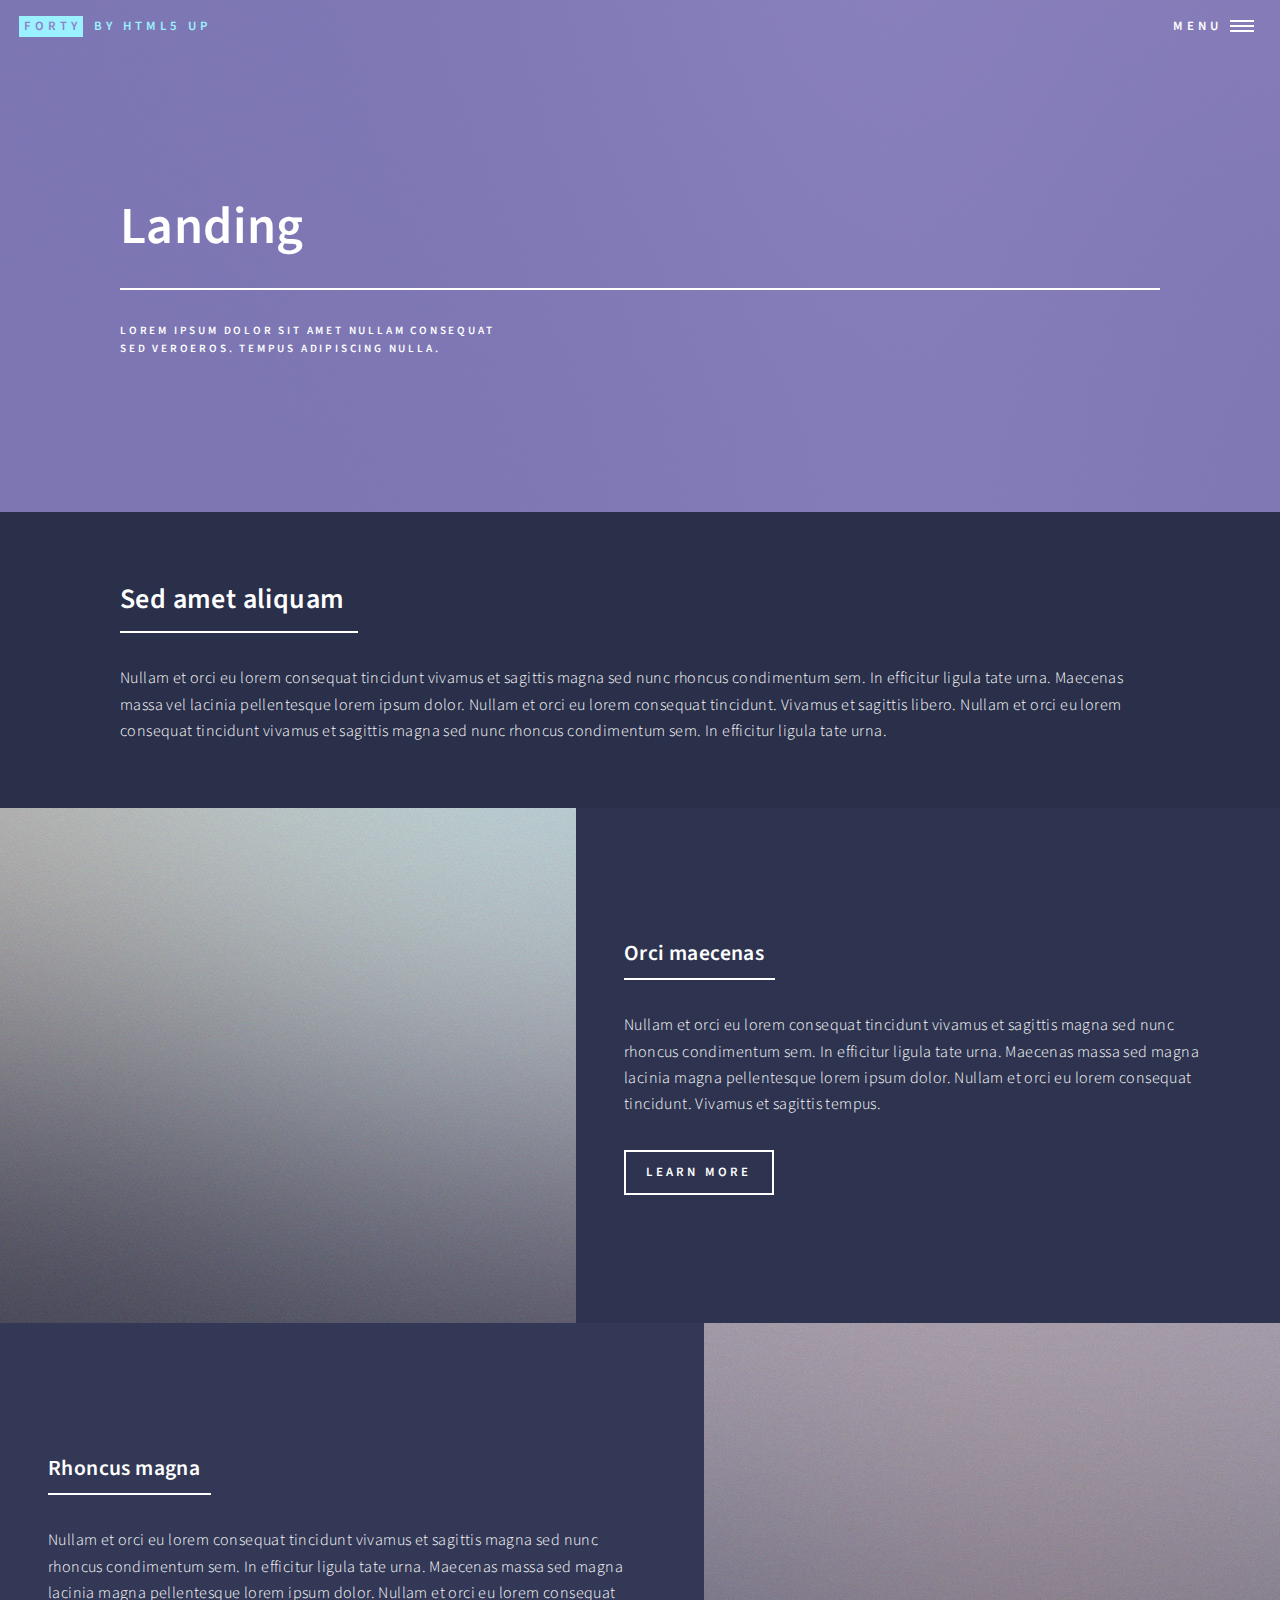
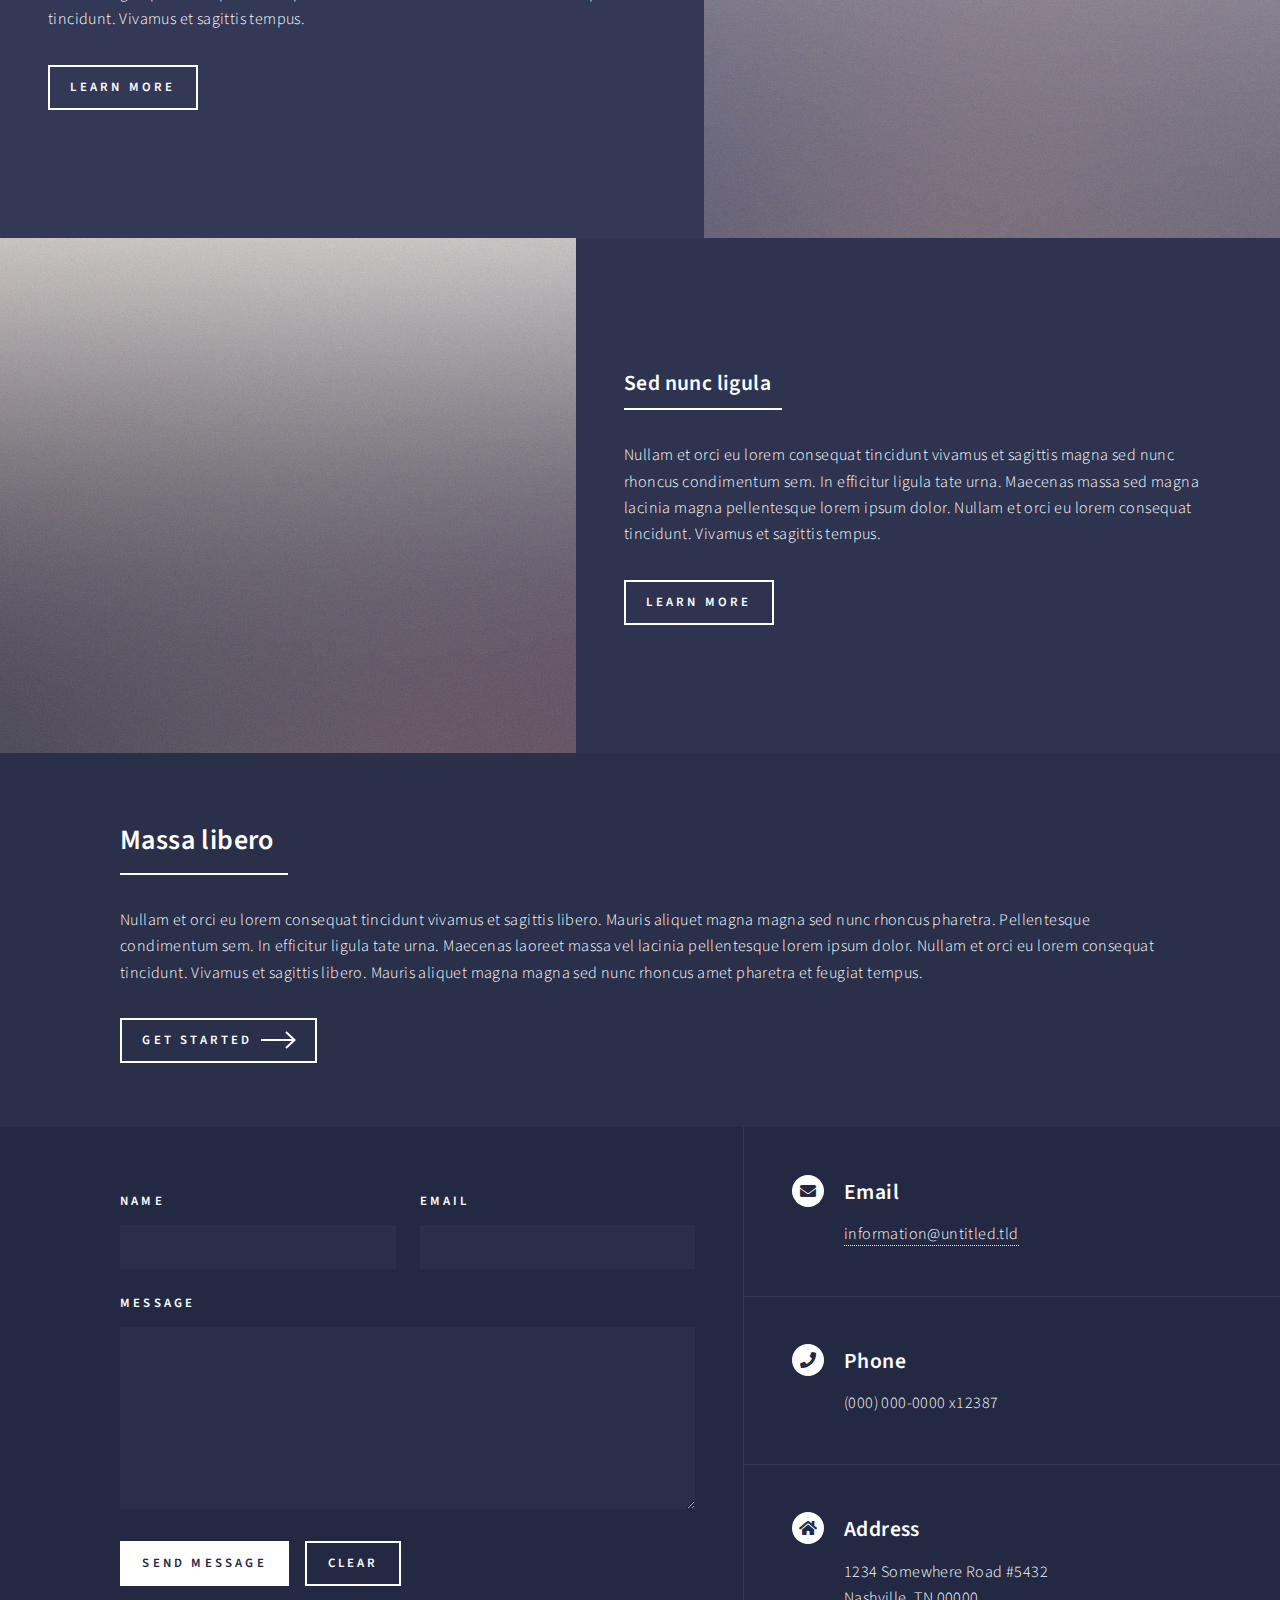
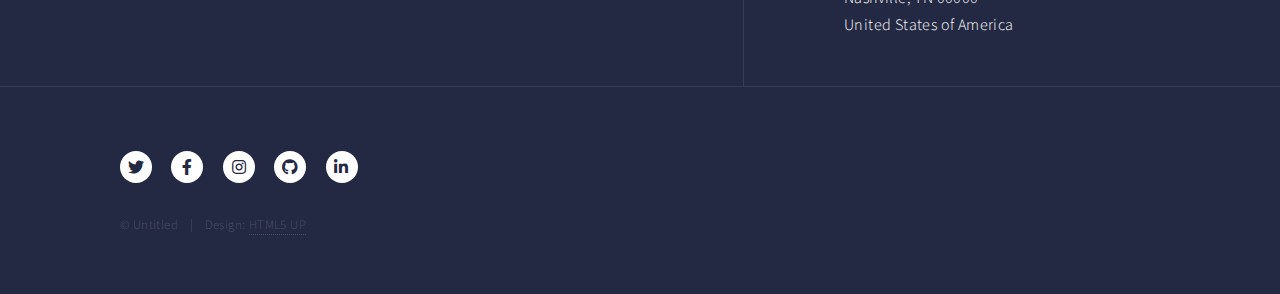
<file: landing.html>
<!DOCTYPE HTML>
<!--
	Forty by HTML5 UP
	html5up.net | @ajlkn
	Free for personal and commercial use under the CCA 3.0 license (html5up.net/license)
-->
<html>
	<head>
		<title>Landing - Forty by HTML5 UP</title>
		<meta charset="utf-8" />
		<meta name="viewport" content="width=device-width, initial-scale=1, user-scalable=no" />
		<link rel="stylesheet" href="assets/css/main.css" />
		<noscript><link rel="stylesheet" href="assets/css/noscript.css" /></noscript>
	</head>
	<body class="is-preload">

		<!-- Wrapper -->
			<div id="wrapper">

				<!-- Header -->
				<!-- Note: The "styleN" class below should match that of the banner element. -->
					<header id="header" class="alt style2">
						<a href="index.html" class="logo"><strong>Forty</strong> <span>by HTML5 UP</span></a>
						<nav>
							<a href="#menu">Menu</a>
						</nav>
					</header>

				<!-- Menu -->
					<nav id="menu">
						<ul class="links">
							<li><a href="index.html">Home</a></li>
							<li><a href="landing.html">Landing</a></li>
							<li><a href="generic.html">Generic</a></li>
							<li><a href="elements.html">Elements</a></li>
						</ul>
						<ul class="actions stacked">
							<li><a href="#" class="button primary fit">Get Started</a></li>
							<li><a href="#" class="button fit">Log In</a></li>
						</ul>
					</nav>

				<!-- Banner -->
				<!-- Note: The "styleN" class below should match that of the header element. -->
					<section id="banner" class="style2">
						<div class="inner">
							<span class="image">
								<img src="images/pic07.jpg" alt="" />
							</span>
							<header class="major">
								<h1>Landing</h1>
							</header>
							<div class="content">
								<p>Lorem ipsum dolor sit amet nullam consequat<br />
								sed veroeros. tempus adipiscing nulla.</p>
							</div>
						</div>
					</section>

				<!-- Main -->
					<div id="main">

						<!-- One -->
							<section id="one">
								<div class="inner">
									<header class="major">
										<h2>Sed amet aliquam</h2>
									</header>
									<p>Nullam et orci eu lorem consequat tincidunt vivamus et sagittis magna sed nunc rhoncus condimentum sem. In efficitur ligula tate urna. Maecenas massa vel lacinia pellentesque lorem ipsum dolor. Nullam et orci eu lorem consequat tincidunt. Vivamus et sagittis libero. Nullam et orci eu lorem consequat tincidunt vivamus et sagittis magna sed nunc rhoncus condimentum sem. In efficitur ligula tate urna.</p>
								</div>
							</section>

						<!-- Two -->
							<section id="two" class="spotlights">
								<section>
									<a href="generic.html" class="image">
										<img src="images/pic08.jpg" alt="" data-position="center center" />
									</a>
									<div class="content">
										<div class="inner">
											<header class="major">
												<h3>Orci maecenas</h3>
											</header>
											<p>Nullam et orci eu lorem consequat tincidunt vivamus et sagittis magna sed nunc rhoncus condimentum sem. In efficitur ligula tate urna. Maecenas massa sed magna lacinia magna pellentesque lorem ipsum dolor. Nullam et orci eu lorem consequat tincidunt. Vivamus et sagittis tempus.</p>
											<ul class="actions">
												<li><a href="generic.html" class="button">Learn more</a></li>
											</ul>
										</div>
									</div>
								</section>
								<section>
									<a href="generic.html" class="image">
										<img src="images/pic09.jpg" alt="" data-position="top center" />
									</a>
									<div class="content">
										<div class="inner">
											<header class="major">
												<h3>Rhoncus magna</h3>
											</header>
											<p>Nullam et orci eu lorem consequat tincidunt vivamus et sagittis magna sed nunc rhoncus condimentum sem. In efficitur ligula tate urna. Maecenas massa sed magna lacinia magna pellentesque lorem ipsum dolor. Nullam et orci eu lorem consequat tincidunt. Vivamus et sagittis tempus.</p>
											<ul class="actions">
												<li><a href="generic.html" class="button">Learn more</a></li>
											</ul>
										</div>
									</div>
								</section>
								<section>
									<a href="generic.html" class="image">
										<img src="images/pic10.jpg" alt="" data-position="25% 25%" />
									</a>
									<div class="content">
										<div class="inner">
											<header class="major">
												<h3>Sed nunc ligula</h3>
											</header>
											<p>Nullam et orci eu lorem consequat tincidunt vivamus et sagittis magna sed nunc rhoncus condimentum sem. In efficitur ligula tate urna. Maecenas massa sed magna lacinia magna pellentesque lorem ipsum dolor. Nullam et orci eu lorem consequat tincidunt. Vivamus et sagittis tempus.</p>
											<ul class="actions">
												<li><a href="generic.html" class="button">Learn more</a></li>
											</ul>
										</div>
									</div>
								</section>
							</section>

						<!-- Three -->
							<section id="three">
								<div class="inner">
									<header class="major">
										<h2>Massa libero</h2>
									</header>
									<p>Nullam et orci eu lorem consequat tincidunt vivamus et sagittis libero. Mauris aliquet magna magna sed nunc rhoncus pharetra. Pellentesque condimentum sem. In efficitur ligula tate urna. Maecenas laoreet massa vel lacinia pellentesque lorem ipsum dolor. Nullam et orci eu lorem consequat tincidunt. Vivamus et sagittis libero. Mauris aliquet magna magna sed nunc rhoncus amet pharetra et feugiat tempus.</p>
									<ul class="actions">
										<li><a href="generic.html" class="button next">Get Started</a></li>
									</ul>
								</div>
							</section>

					</div>

				<!-- Contact -->
					<section id="contact">
						<div class="inner">
							<section>
								<form method="post" action="#">
									<div class="fields">
										<div class="field half">
											<label for="name">Name</label>
											<input type="text" name="name" id="name" />
										</div>
										<div class="field half">
											<label for="email">Email</label>
											<input type="text" name="email" id="email" />
										</div>
										<div class="field">
											<label for="message">Message</label>
											<textarea name="message" id="message" rows="6"></textarea>
										</div>
									</div>
									<ul class="actions">
										<li><input type="submit" value="Send Message" class="primary" /></li>
										<li><input type="reset" value="Clear" /></li>
									</ul>
								</form>
							</section>
							<section class="split">
								<section>
									<div class="contact-method">
										<span class="icon solid alt fa-envelope"></span>
										<h3>Email</h3>
										<a href="#">information@untitled.tld</a>
									</div>
								</section>
								<section>
									<div class="contact-method">
										<span class="icon solid alt fa-phone"></span>
										<h3>Phone</h3>
										<span>(000) 000-0000 x12387</span>
									</div>
								</section>
								<section>
									<div class="contact-method">
										<span class="icon solid alt fa-home"></span>
										<h3>Address</h3>
										<span>1234 Somewhere Road #5432<br />
										Nashville, TN 00000<br />
										United States of America</span>
									</div>
								</section>
							</section>
						</div>
					</section>

				<!-- Footer -->
					<footer id="footer">
						<div class="inner">
							<ul class="icons">
								<li><a href="#" class="icon brands alt fa-twitter"><span class="label">Twitter</span></a></li>
								<li><a href="#" class="icon brands alt fa-facebook-f"><span class="label">Facebook</span></a></li>
								<li><a href="#" class="icon brands alt fa-instagram"><span class="label">Instagram</span></a></li>
								<li><a href="#" class="icon brands alt fa-github"><span class="label">GitHub</span></a></li>
								<li><a href="#" class="icon brands alt fa-linkedin-in"><span class="label">LinkedIn</span></a></li>
							</ul>
							<ul class="copyright">
								<li>&copy; Untitled</li><li>Design: <a href="https://html5up.net">HTML5 UP</a></li>
							</ul>
						</div>
					</footer>

			</div>

		<!-- Scripts -->
			<script src="assets/js/jquery.min.js"></script>
			<script src="assets/js/jquery.scrolly.min.js"></script>
			<script src="assets/js/jquery.scrollex.min.js"></script>
			<script src="assets/js/browser.min.js"></script>
			<script src="assets/js/breakpoints.min.js"></script>
			<script src="assets/js/util.js"></script>
			<script src="assets/js/main.js"></script>

	</body>
</html>
</file>
<file: assets/css/aboutme.css>
/* #banner:after {
    -moz-transition: opacity 2.5s ease;
    -webkit-transition: opacity 2.5s ease;
    -ms-transition: opacity 2.5s ease;
    transition: opacity 2.5s ease;
    -moz-transition-delay: 0.75s;
    -webkit-transition-delay: 0.75s;
    -ms-transition-delay: 0.75s;
    transition-delay: 0.75s;
    pointer-events: none;
    background-color: #242943;
    content: "";
    display: block;
    height: 100%;
    left: 0;
    opacity: 0.15;
    position: absolute;
    top: 0;
    width: 100%;
    z-index: 1;
  }

   */
#one .inner ul {
  /* text-decoration: none; */
  list-style-type: none;
  display: flex;
  margin: 0;
  padding: 0;

  /* align-self: start; */
  /* justify-items: flex-start;
  justify-self: flex-start; */
}
.inner ul li {
  margin: 0;
  padding: 0;
}
.curprojs {
  cursor: default;
  margin: 0 5px;
  font-size: small;
  font-weight: 500;
  font-family: "Roboto", sans-serif;
  padding: 1.01rem;
  border: 1px solid #ffffff;
}

.curprojs:hover {
  background-color: #ffffff;
  color: #242943;
  transition: 0.5s ease-out;
}

.academic {
  margin: 30px 0;
}

@media screen and (max-width: 768px) {
  .inner ul {
    flex-direction: column;
    gap: 32px;
  }
  .curprojs {
    margin: 5px 0;
    padding: 0.85rem;
  }
}

#aboutme {
  background-color: #2a2f4a;
}

#aboutme > * {
  border-top: solid 1px rgba(212, 212, 255, 0.1);
}

#aboutme > *:first-child {
  border-top: 0;
}

#aboutme > * > .inner {
  padding: 4em 0 2em 0;
  margin: 0 auto;
  max-width: 65em;
  width: calc(100% - 6em);
}

@media screen and (max-width: 736px) {
  #aboutme > * > .inner {
    padding: 3em 0 1em 0;
    width: calc(100% - 3em);
  }
}

#aboutme.alt {
  background-color: transparent;
  border-bottom: solid 1px rgba(212, 212, 255, 0.1);
}

#aboutme img {
  border-radius: 20%;
  width: 240px;
  height: 270px;
  object-fit: cover;
  /* margin: 0 0 0 auto; */
  /* display: absolute;   */
}



.containerAbout {
  display: flex;
  flex-direction: row;
  justify-content: space-evenly;
  align-items: center;
  gap: 2px;
}

@media screen and (max-width: 953px) {
  .containerAbout {
    flex-direction: column-reverse;
    align-items: center;
  }
  #aboutme img {
    width: 200px;
    height: 200px;
    border-radius: 50%;
  }
  .containerAbout .image{
    overflow: hidden;
    border-radius: 50%;
  }
  #aboutme img:hover {
    transform: scale(1.7);
    transition: 1s ease-in-out all;
    border-radius: 30%;
  }
}
</file>
<file: assets/css/noscript.css>
/*
	Forty by HTML5 UP
	html5up.net | @ajlkn
	Free for personal and commercial use under the CCA 3.0 license (html5up.net/license)
*/

/* Banner */

	body.is-preload #banner:after {
		opacity: 0.85;
	}

	body.is-preload #banner > .inner {
		-moz-filter: none;
		-webkit-filter: none;
		-ms-filter: none;
		filter: none;
		-moz-transform: none;
		-webkit-transform: none;
		-ms-transform: none;
		transform: none;
		opacity: 1;
	}
</file>
<file: assets/css/main.css>
@import url(fontawesome-all.min.css);
@import url("https://fonts.googleapis.com/css?family=Source+Sans+Pro:300,300italic,600,600italic");

/*
	Forty by HTML5 UP
	html5up.net | @ajlkn
	Free for personal and commercial use under the CCA 3.0 license (html5up.net/license)
*/

html,
body,
div,
span,
applet,
object,
iframe,
h1,
h2,
h3,
h4,
h5,
h6,
p,
blockquote,
pre,
a,
abbr,
acronym,
address,
big,
cite,
code,
del,
dfn,
em,
img,
ins,
kbd,
q,
s,
samp,
small,
strike,
strong,
sub,
sup,
tt,
var,
b,
u,
i,
center,
dl,
dt,
dd,
ol,
ul,
li,
fieldset,
form,
label,
legend,
table,
caption,
tbody,
tfoot,
thead,
tr,
th,
td,
article,
aside,
canvas,
details,
embed,
figure,
figcaption,
footer,
header,
hgroup,
menu,
nav,
output,
ruby,
section,
summary,
time,
mark,
audio,
video {
  margin: 0;
  padding: 0;
  border: 0;
  font-size: 100%;
  font: inherit;
  vertical-align: baseline;
}

article,
aside,
details,
figcaption,
figure,
footer,
header,
hgroup,
menu,
nav,
section {
  display: block;
}

body {
  line-height: 1;
}

ol,
ul {
  list-style: none;
}

blockquote,
q {
  quotes: none;
}

blockquote:before,
blockquote:after,
q:before,
q:after {
  content: "";
  content: none;
}

table {
  border-collapse: collapse;
  border-spacing: 0;
}

body {
  -webkit-text-size-adjust: none;
}

mark {
  background-color: transparent;
  color: inherit;
}

input::-moz-focus-inner {
  border: 0;
  padding: 0;
}

input,
select,
textarea {
  -moz-appearance: none;
  -webkit-appearance: none;
  -ms-appearance: none;
  appearance: none;
}

/* Basic */

@-ms-viewport {
  width: device-width;
}

body {
  -ms-overflow-style: scrollbar;
}

@media screen and (max-width: 480px) {
  html,
  body {
    min-width: 320px;
  }
}

html {
  box-sizing: border-box;
}

*,
*:before,
*:after {
  box-sizing: inherit;
}

body {
  background: #242943;
}

body.is-preload *,
body.is-preload *:before,
body.is-preload *:after {
  -moz-animation: none !important;
  -webkit-animation: none !important;
  -ms-animation: none !important;
  animation: none !important;
  -moz-transition: none !important;
  -webkit-transition: none !important;
  -ms-transition: none !important;
  transition: none !important;
}

/* Type */

body,
input,
select,
textarea {
  color: #ffffff;
  font-family: "Source Sans Pro", Helvetica, sans-serif;
  font-size: 17pt;
  font-weight: 300;
  letter-spacing: 0.025em;
  line-height: 1.65;
}

@media screen and (max-width: 1680px) {
  body,
  input,
  select,
  textarea {
    font-size: 14pt;
  }
}

@media screen and (max-width: 1280px) {
  body,
  input,
  select,
  textarea {
    font-size: 12pt;
  }
}

@media screen and (max-width: 360px) {
  body,
  input,
  select,
  textarea {
    font-size: 11pt;
  }
}

a {
  -moz-transition: color 0.2s ease-in-out, border-bottom-color 0.2s ease-in-out;
  -webkit-transition: color 0.2s ease-in-out,
    border-bottom-color 0.2s ease-in-out;
  -ms-transition: color 0.2s ease-in-out, border-bottom-color 0.2s ease-in-out;
  transition: color 0.2s ease-in-out, border-bottom-color 0.2s ease-in-out;
  border-bottom: dotted 1px;
  color: inherit;
  text-decoration: none;
}

a:hover {
  border-bottom-color: transparent;
  color: #9bf1ff !important;
}

a:active {
  color: #53e3fb !important;
}

strong,
b {
  color: #ffffff;
  font-weight: 600;
}

em,
i {
  font-style: italic;
}

p {
  margin: 0 0 2em 0;
}

h1,
h2,
h3,
h4,
h5,
h6 {
  color: #ffffff;
  font-weight: 600;
  line-height: 1.65;
  margin: 0 0 1em 0;
}

h1 a,
h2 a,
h3 a,
h4 a,
h5 a,
h6 a {
  color: inherit;
  border-bottom: 0;
}

h1 {
  font-size: 2.5em;
}

h2 {
  font-size: 1.75em;
}

h3 {
  font-size: 1.35em;
}

h4 {
  font-size: 1.1em;
}

h5 {
  font-size: 0.9em;
}

h6 {
  font-size: 0.7em;
}

@media screen and (max-width: 736px) {
  h1 {
    font-size: 2em;
  }

  h2 {
    font-size: 1.5em;
  }

  h3 {
    font-size: 1.25em;
  }
}

sub {
  font-size: 0.8em;
  position: relative;
  top: 0.5em;
}

sup {
  font-size: 0.8em;
  position: relative;
  top: -0.5em;
}

blockquote {
  border-left: solid 4px rgba(212, 212, 255, 0.1);
  font-style: italic;
  margin: 0 0 2em 0;
  padding: 0.5em 0 0.5em 2em;
}

code {
  background: rgba(212, 212, 255, 0.035);
  font-family: "Courier New", monospace;
  font-size: 0.9em;
  margin: 0 0.25em;
  padding: 0.25em 0.65em;
}

pre {
  -webkit-overflow-scrolling: touch;
  font-family: "Courier New", monospace;
  font-size: 0.9em;
  margin: 0 0 2em 0;
}

pre code {
  display: block;
  line-height: 1.75;
  padding: 1em 1.5em;
  overflow-x: auto;
}

hr {
  border: 0;
  border-bottom: solid 1px rgba(212, 212, 255, 0.1);
  margin: 2em 0;
}

hr.major {
  margin: 3em 0;
}

.align-left {
  text-align: left;
}

.align-center {
  text-align: center;
}

.align-right {
  text-align: right;
}

/* Row */

.row {
  display: flex;
  flex-wrap: wrap;
  box-sizing: border-box;
  align-items: stretch;
}

.row > * {
  box-sizing: border-box;
}

.row.gtr-uniform > * > :last-child {
  margin-bottom: 0;
}

.row.aln-left {
  justify-content: flex-start;
}

.row.aln-center {
  justify-content: center;
}

.row.aln-right {
  justify-content: flex-end;
}

.row.aln-top {
  align-items: flex-start;
}

.row.aln-middle {
  align-items: center;
}

.row.aln-bottom {
  align-items: flex-end;
}

.row > .imp {
  order: -1;
}

.row > .col-1 {
  width: 8.33333%;
}

.row > .off-1 {
  margin-left: 8.33333%;
}

.row > .col-2 {
  width: 16.66667%;
}

.row > .off-2 {
  margin-left: 16.66667%;
}

.row > .col-3 {
  width: 25%;
}

.row > .off-3 {
  margin-left: 25%;
}

.row > .col-4 {
  width: 33.33333%;
}

.row > .off-4 {
  margin-left: 33.33333%;
}

.row > .col-5 {
  width: 41.66667%;
}

.row > .off-5 {
  margin-left: 41.66667%;
}

.row > .col-6 {
  width: 50%;
}

.row > .off-6 {
  margin-left: 50%;
}

.row > .col-7 {
  width: 58.33333%;
}

.row > .off-7 {
  margin-left: 58.33333%;
}

.row > .col-8 {
  width: 66.66667%;
}

.row > .off-8 {
  margin-left: 66.66667%;
}

.row > .col-9 {
  width: 75%;
}

.row > .off-9 {
  margin-left: 75%;
}

.row > .col-10 {
  width: 83.33333%;
}

.row > .off-10 {
  margin-left: 83.33333%;
}

.row > .col-11 {
  width: 91.66667%;
}

.row > .off-11 {
  margin-left: 91.66667%;
}

.row > .col-12 {
  width: 100%;
}

.row > .off-12 {
  margin-left: 100%;
}

.row.gtr-0 {
  margin-top: 0;
  margin-left: 0em;
}

.row.gtr-0 > * {
  padding: 0 0 0 0em;
}

.row.gtr-0.gtr-uniform {
  margin-top: 0em;
}

.row.gtr-0.gtr-uniform > * {
  padding-top: 0em;
}

.row.gtr-25 {
  margin-top: 0;
  margin-left: -0.5em;
}

.row.gtr-25 > * {
  padding: 0 0 0 0.5em;
}

.row.gtr-25.gtr-uniform {
  margin-top: -0.5em;
}

.row.gtr-25.gtr-uniform > * {
  padding-top: 0.5em;
}

.row.gtr-50 {
  margin-top: 0;
  margin-left: -1em;
}

.row.gtr-50 > * {
  padding: 0 0 0 1em;
}

.row.gtr-50.gtr-uniform {
  margin-top: -1em;
}

.row.gtr-50.gtr-uniform > * {
  padding-top: 1em;
}

.row {
  margin-top: 0;
  margin-left: -2em;
}

.row > * {
  padding: 0 0 0 2em;
}

.row.gtr-uniform {
  margin-top: -2em;
}

.row.gtr-uniform > * {
  padding-top: 2em;
}

.row.gtr-150 {
  margin-top: 0;
  margin-left: -3em;
}

.row.gtr-150 > * {
  padding: 0 0 0 3em;
}

.row.gtr-150.gtr-uniform {
  margin-top: -3em;
}

.row.gtr-150.gtr-uniform > * {
  padding-top: 3em;
}

.row.gtr-200 {
  margin-top: 0;
  margin-left: -4em;
}

.row.gtr-200 > * {
  padding: 0 0 0 4em;
}

.row.gtr-200.gtr-uniform {
  margin-top: -4em;
}

.row.gtr-200.gtr-uniform > * {
  padding-top: 4em;
}

@media screen and (max-width: 1680px) {
  .row {
    display: flex;
    flex-wrap: wrap;
    box-sizing: border-box;
    align-items: stretch;
  }

  .row > * {
    box-sizing: border-box;
  }

  .row.gtr-uniform > * > :last-child {
    margin-bottom: 0;
  }

  .row.aln-left {
    justify-content: flex-start;
  }

  .row.aln-center {
    justify-content: center;
  }

  .row.aln-right {
    justify-content: flex-end;
  }

  .row.aln-top {
    align-items: flex-start;
  }

  .row.aln-middle {
    align-items: center;
  }

  .row.aln-bottom {
    align-items: flex-end;
  }

  .row > .imp-xlarge {
    order: -1;
  }

  .row > .col-1-xlarge {
    width: 8.33333%;
  }

  .row > .off-1-xlarge {
    margin-left: 8.33333%;
  }

  .row > .col-2-xlarge {
    width: 16.66667%;
  }

  .row > .off-2-xlarge {
    margin-left: 16.66667%;
  }

  .row > .col-3-xlarge {
    width: 25%;
  }

  .row > .off-3-xlarge {
    margin-left: 25%;
  }

  .row > .col-4-xlarge {
    width: 33.33333%;
  }

  .row > .off-4-xlarge {
    margin-left: 33.33333%;
  }

  .row > .col-5-xlarge {
    width: 41.66667%;
  }

  .row > .off-5-xlarge {
    margin-left: 41.66667%;
  }

  .row > .col-6-xlarge {
    width: 50%;
  }

  .row > .off-6-xlarge {
    margin-left: 50%;
  }

  .row > .col-7-xlarge {
    width: 58.33333%;
  }

  .row > .off-7-xlarge {
    margin-left: 58.33333%;
  }

  .row > .col-8-xlarge {
    width: 66.66667%;
  }

  .row > .off-8-xlarge {
    margin-left: 66.66667%;
  }

  .row > .col-9-xlarge {
    width: 75%;
  }

  .row > .off-9-xlarge {
    margin-left: 75%;
  }

  .row > .col-10-xlarge {
    width: 83.33333%;
  }

  .row > .off-10-xlarge {
    margin-left: 83.33333%;
  }

  .row > .col-11-xlarge {
    width: 91.66667%;
  }

  .row > .off-11-xlarge {
    margin-left: 91.66667%;
  }

  .row > .col-12-xlarge {
    width: 100%;
  }

  .row > .off-12-xlarge {
    margin-left: 100%;
  }

  .row.gtr-0 {
    margin-top: 0;
    margin-left: 0em;
  }

  .row.gtr-0 > * {
    padding: 0 0 0 0em;
  }

  .row.gtr-0.gtr-uniform {
    margin-top: 0em;
  }

  .row.gtr-0.gtr-uniform > * {
    padding-top: 0em;
  }

  .row.gtr-25 {
    margin-top: 0;
    margin-left: -0.5em;
  }

  .row.gtr-25 > * {
    padding: 0 0 0 0.5em;
  }

  .row.gtr-25.gtr-uniform {
    margin-top: -0.5em;
  }

  .row.gtr-25.gtr-uniform > * {
    padding-top: 0.5em;
  }

  .row.gtr-50 {
    margin-top: 0;
    margin-left: -1em;
  }

  .row.gtr-50 > * {
    padding: 0 0 0 1em;
  }

  .row.gtr-50.gtr-uniform {
    margin-top: -1em;
  }

  .row.gtr-50.gtr-uniform > * {
    padding-top: 1em;
  }

  .row {
    margin-top: 0;
    margin-left: -2em;
  }

  .row > * {
    padding: 0 0 0 2em;
  }

  .row.gtr-uniform {
    margin-top: -2em;
  }

  .row.gtr-uniform > * {
    padding-top: 2em;
  }

  .row.gtr-150 {
    margin-top: 0;
    margin-left: -3em;
  }

  .row.gtr-150 > * {
    padding: 0 0 0 3em;
  }

  .row.gtr-150.gtr-uniform {
    margin-top: -3em;
  }

  .row.gtr-150.gtr-uniform > * {
    padding-top: 3em;
  }

  .row.gtr-200 {
    margin-top: 0;
    margin-left: -4em;
  }

  .row.gtr-200 > * {
    padding: 0 0 0 4em;
  }

  .row.gtr-200.gtr-uniform {
    margin-top: -4em;
  }

  .row.gtr-200.gtr-uniform > * {
    padding-top: 4em;
  }
}

@media screen and (max-width: 1280px) {
  .row {
    display: flex;
    flex-wrap: wrap;
    box-sizing: border-box;
    align-items: stretch;
  }

  .row > * {
    box-sizing: border-box;
  }

  .row.gtr-uniform > * > :last-child {
    margin-bottom: 0;
  }

  .row.aln-left {
    justify-content: flex-start;
  }

  .row.aln-center {
    justify-content: center;
  }

  .row.aln-right {
    justify-content: flex-end;
  }

  .row.aln-top {
    align-items: flex-start;
  }

  .row.aln-middle {
    align-items: center;
  }

  .row.aln-bottom {
    align-items: flex-end;
  }

  .row > .imp-large {
    order: -1;
  }

  .row > .col-1-large {
    width: 8.33333%;
  }

  .row > .off-1-large {
    margin-left: 8.33333%;
  }

  .row > .col-2-large {
    width: 16.66667%;
  }

  .row > .off-2-large {
    margin-left: 16.66667%;
  }

  .row > .col-3-large {
    width: 25%;
  }

  .row > .off-3-large {
    margin-left: 25%;
  }

  .row > .col-4-large {
    width: 33.33333%;
  }

  .row > .off-4-large {
    margin-left: 33.33333%;
  }

  .row > .col-5-large {
    width: 41.66667%;
  }

  .row > .off-5-large {
    margin-left: 41.66667%;
  }

  .row > .col-6-large {
    width: 50%;
  }

  .row > .off-6-large {
    margin-left: 50%;
  }

  .row > .col-7-large {
    width: 58.33333%;
  }

  .row > .off-7-large {
    margin-left: 58.33333%;
  }

  .row > .col-8-large {
    width: 66.66667%;
  }

  .row > .off-8-large {
    margin-left: 66.66667%;
  }

  .row > .col-9-large {
    width: 75%;
  }

  .row > .off-9-large {
    margin-left: 75%;
  }

  .row > .col-10-large {
    width: 83.33333%;
  }

  .row > .off-10-large {
    margin-left: 83.33333%;
  }

  .row > .col-11-large {
    width: 91.66667%;
  }

  .row > .off-11-large {
    margin-left: 91.66667%;
  }

  .row > .col-12-large {
    width: 100%;
  }

  .row > .off-12-large {
    margin-left: 100%;
  }

  .row.gtr-0 {
    margin-top: 0;
    margin-left: 0em;
  }

  .row.gtr-0 > * {
    padding: 0 0 0 0em;
  }

  .row.gtr-0.gtr-uniform {
    margin-top: 0em;
  }

  .row.gtr-0.gtr-uniform > * {
    padding-top: 0em;
  }

  .row.gtr-25 {
    margin-top: 0;
    margin-left: -0.375em;
  }

  .row.gtr-25 > * {
    padding: 0 0 0 0.375em;
  }

  .row.gtr-25.gtr-uniform {
    margin-top: -0.375em;
  }

  .row.gtr-25.gtr-uniform > * {
    padding-top: 0.375em;
  }

  .row.gtr-50 {
    margin-top: 0;
    margin-left: -0.75em;
  }

  .row.gtr-50 > * {
    padding: 0 0 0 0.75em;
  }

  .row.gtr-50.gtr-uniform {
    margin-top: -0.75em;
  }

  .row.gtr-50.gtr-uniform > * {
    padding-top: 0.75em;
  }

  .row {
    margin-top: 0;
    margin-left: -1.5em;
  }

  .row > * {
    padding: 0 0 0 1.5em;
  }

  .row.gtr-uniform {
    margin-top: -1.5em;
  }

  .row.gtr-uniform > * {
    padding-top: 1.5em;
  }

  .row.gtr-150 {
    margin-top: 0;
    margin-left: -2.25em;
  }

  .row.gtr-150 > * {
    padding: 0 0 0 2.25em;
  }

  .row.gtr-150.gtr-uniform {
    margin-top: -2.25em;
  }

  .row.gtr-150.gtr-uniform > * {
    padding-top: 2.25em;
  }

  .row.gtr-200 {
    margin-top: 0;
    margin-left: -3em;
  }

  .row.gtr-200 > * {
    padding: 0 0 0 3em;
  }

  .row.gtr-200.gtr-uniform {
    margin-top: -3em;
  }

  .row.gtr-200.gtr-uniform > * {
    padding-top: 3em;
  }
}

@media screen and (max-width: 980px) {
  .row {
    display: flex;
    flex-wrap: wrap;
    box-sizing: border-box;
    align-items: stretch;
  }

  .row > * {
    box-sizing: border-box;
  }

  .row.gtr-uniform > * > :last-child {
    margin-bottom: 0;
  }

  .row.aln-left {
    justify-content: flex-start;
  }

  .row.aln-center {
    justify-content: center;
  }

  .row.aln-right {
    justify-content: flex-end;
  }

  .row.aln-top {
    align-items: flex-start;
  }

  .row.aln-middle {
    align-items: center;
  }

  .row.aln-bottom {
    align-items: flex-end;
  }

  .row > .imp-medium {
    order: -1;
  }

  .row > .col-1-medium {
    width: 8.33333%;
  }

  .row > .off-1-medium {
    margin-left: 8.33333%;
  }

  .row > .col-2-medium {
    width: 16.66667%;
  }

  .row > .off-2-medium {
    margin-left: 16.66667%;
  }

  .row > .col-3-medium {
    width: 25%;
  }

  .row > .off-3-medium {
    margin-left: 25%;
  }

  .row > .col-4-medium {
    width: 33.33333%;
  }

  .row > .off-4-medium {
    margin-left: 33.33333%;
  }

  .row > .col-5-medium {
    width: 41.66667%;
  }

  .row > .off-5-medium {
    margin-left: 41.66667%;
  }

  .row > .col-6-medium {
    width: 50%;
  }

  .row > .off-6-medium {
    margin-left: 50%;
  }

  .row > .col-7-medium {
    width: 58.33333%;
  }

  .row > .off-7-medium {
    margin-left: 58.33333%;
  }

  .row > .col-8-medium {
    width: 66.66667%;
  }

  .row > .off-8-medium {
    margin-left: 66.66667%;
  }

  .row > .col-9-medium {
    width: 75%;
  }

  .row > .off-9-medium {
    margin-left: 75%;
  }

  .row > .col-10-medium {
    width: 83.33333%;
  }

  .row > .off-10-medium {
    margin-left: 83.33333%;
  }

  .row > .col-11-medium {
    width: 91.66667%;
  }

  .row > .off-11-medium {
    margin-left: 91.66667%;
  }

  .row > .col-12-medium {
    width: 100%;
  }

  .row > .off-12-medium {
    margin-left: 100%;
  }

  .row.gtr-0 {
    margin-top: 0;
    margin-left: 0em;
  }

  .row.gtr-0 > * {
    padding: 0 0 0 0em;
  }

  .row.gtr-0.gtr-uniform {
    margin-top: 0em;
  }

  .row.gtr-0.gtr-uniform > * {
    padding-top: 0em;
  }

  .row.gtr-25 {
    margin-top: 0;
    margin-left: -0.375em;
  }

  .row.gtr-25 > * {
    padding: 0 0 0 0.375em;
  }

  .row.gtr-25.gtr-uniform {
    margin-top: -0.375em;
  }

  .row.gtr-25.gtr-uniform > * {
    padding-top: 0.375em;
  }

  .row.gtr-50 {
    margin-top: 0;
    margin-left: -0.75em;
  }

  .row.gtr-50 > * {
    padding: 0 0 0 0.75em;
  }

  .row.gtr-50.gtr-uniform {
    margin-top: -0.75em;
  }

  .row.gtr-50.gtr-uniform > * {
    padding-top: 0.75em;
  }

  .row {
    margin-top: 0;
    margin-left: -1.5em;
  }

  .row > * {
    padding: 0 0 0 1.5em;
  }

  .row.gtr-uniform {
    margin-top: -1.5em;
  }

  .row.gtr-uniform > * {
    padding-top: 1.5em;
  }

  .row.gtr-150 {
    margin-top: 0;
    margin-left: -2.25em;
  }

  .row.gtr-150 > * {
    padding: 0 0 0 2.25em;
  }

  .row.gtr-150.gtr-uniform {
    margin-top: -2.25em;
  }

  .row.gtr-150.gtr-uniform > * {
    padding-top: 2.25em;
  }

  .row.gtr-200 {
    margin-top: 0;
    margin-left: -3em;
  }

  .row.gtr-200 > * {
    padding: 0 0 0 3em;
  }

  .row.gtr-200.gtr-uniform {
    margin-top: -3em;
  }

  .row.gtr-200.gtr-uniform > * {
    padding-top: 3em;
  }
}

@media screen and (max-width: 736px) {
  .row {
    display: flex;
    flex-wrap: wrap;
    box-sizing: border-box;
    align-items: stretch;
  }

  .row > * {
    box-sizing: border-box;
  }

  .row.gtr-uniform > * > :last-child {
    margin-bottom: 0;
  }

  .row.aln-left {
    justify-content: flex-start;
  }

  .row.aln-center {
    justify-content: center;
  }

  .row.aln-right {
    justify-content: flex-end;
  }

  .row.aln-top {
    align-items: flex-start;
  }

  .row.aln-middle {
    align-items: center;
  }

  .row.aln-bottom {
    align-items: flex-end;
  }

  .row > .imp-small {
    order: -1;
  }

  .row > .col-1-small {
    width: 8.33333%;
  }

  .row > .off-1-small {
    margin-left: 8.33333%;
  }

  .row > .col-2-small {
    width: 16.66667%;
  }

  .row > .off-2-small {
    margin-left: 16.66667%;
  }

  .row > .col-3-small {
    width: 25%;
  }

  .row > .off-3-small {
    margin-left: 25%;
  }

  .row > .col-4-small {
    width: 33.33333%;
  }

  .row > .off-4-small {
    margin-left: 33.33333%;
  }

  .row > .col-5-small {
    width: 41.66667%;
  }

  .row > .off-5-small {
    margin-left: 41.66667%;
  }

  .row > .col-6-small {
    width: 50%;
  }

  .row > .off-6-small {
    margin-left: 50%;
  }

  .row > .col-7-small {
    width: 58.33333%;
  }

  .row > .off-7-small {
    margin-left: 58.33333%;
  }

  .row > .col-8-small {
    width: 66.66667%;
  }

  .row > .off-8-small {
    margin-left: 66.66667%;
  }

  .row > .col-9-small {
    width: 75%;
  }

  .row > .off-9-small {
    margin-left: 75%;
  }

  .row > .col-10-small {
    width: 83.33333%;
  }

  .row > .off-10-small {
    margin-left: 83.33333%;
  }

  .row > .col-11-small {
    width: 91.66667%;
  }

  .row > .off-11-small {
    margin-left: 91.66667%;
  }

  .row > .col-12-small {
    width: 100%;
  }

  .row > .off-12-small {
    margin-left: 100%;
  }

  .row.gtr-0 {
    margin-top: 0;
    margin-left: 0em;
  }

  .row.gtr-0 > * {
    padding: 0 0 0 0em;
  }

  .row.gtr-0.gtr-uniform {
    margin-top: 0em;
  }

  .row.gtr-0.gtr-uniform > * {
    padding-top: 0em;
  }

  .row.gtr-25 {
    margin-top: 0;
    margin-left: -0.3125em;
  }

  .row.gtr-25 > * {
    padding: 0 0 0 0.3125em;
  }

  .row.gtr-25.gtr-uniform {
    margin-top: -0.3125em;
  }

  .row.gtr-25.gtr-uniform > * {
    padding-top: 0.3125em;
  }

  .row.gtr-50 {
    margin-top: 0;
    margin-left: -0.625em;
  }

  .row.gtr-50 > * {
    padding: 0 0 0 0.625em;
  }

  .row.gtr-50.gtr-uniform {
    margin-top: -0.625em;
  }

  .row.gtr-50.gtr-uniform > * {
    padding-top: 0.625em;
  }

  .row {
    margin-top: 0;
    margin-left: -1.25em;
  }

  .row > * {
    padding: 0 0 0 1.25em;
  }

  .row.gtr-uniform {
    margin-top: -1.25em;
  }

  .row.gtr-uniform > * {
    padding-top: 1.25em;
  }

  .row.gtr-150 {
    margin-top: 0;
    margin-left: -1.875em;
  }

  .row.gtr-150 > * {
    padding: 0 0 0 1.875em;
  }

  .row.gtr-150.gtr-uniform {
    margin-top: -1.875em;
  }

  .row.gtr-150.gtr-uniform > * {
    padding-top: 1.875em;
  }

  .row.gtr-200 {
    margin-top: 0;
    margin-left: -2.5em;
  }

  .row.gtr-200 > * {
    padding: 0 0 0 2.5em;
  }

  .row.gtr-200.gtr-uniform {
    margin-top: -2.5em;
  }

  .row.gtr-200.gtr-uniform > * {
    padding-top: 2.5em;
  }
}

@media screen and (max-width: 480px) {
  .row {
    display: flex;
    flex-wrap: wrap;
    box-sizing: border-box;
    align-items: stretch;
  }

  .row > * {
    box-sizing: border-box;
  }

  .row.gtr-uniform > * > :last-child {
    margin-bottom: 0;
  }

  .row.aln-left {
    justify-content: flex-start;
  }

  .row.aln-center {
    justify-content: center;
  }

  .row.aln-right {
    justify-content: flex-end;
  }

  .row.aln-top {
    align-items: flex-start;
  }

  .row.aln-middle {
    align-items: center;
  }

  .row.aln-bottom {
    align-items: flex-end;
  }

  .row > .imp-xsmall {
    order: -1;
  }

  .row > .col-1-xsmall {
    width: 8.33333%;
  }

  .row > .off-1-xsmall {
    margin-left: 8.33333%;
  }

  .row > .col-2-xsmall {
    width: 16.66667%;
  }

  .row > .off-2-xsmall {
    margin-left: 16.66667%;
  }

  .row > .col-3-xsmall {
    width: 25%;
  }

  .row > .off-3-xsmall {
    margin-left: 25%;
  }

  .row > .col-4-xsmall {
    width: 33.33333%;
  }

  .row > .off-4-xsmall {
    margin-left: 33.33333%;
  }

  .row > .col-5-xsmall {
    width: 41.66667%;
  }

  .row > .off-5-xsmall {
    margin-left: 41.66667%;
  }

  .row > .col-6-xsmall {
    width: 50%;
  }

  .row > .off-6-xsmall {
    margin-left: 50%;
  }

  .row > .col-7-xsmall {
    width: 58.33333%;
  }

  .row > .off-7-xsmall {
    margin-left: 58.33333%;
  }

  .row > .col-8-xsmall {
    width: 66.66667%;
  }

  .row > .off-8-xsmall {
    margin-left: 66.66667%;
  }

  .row > .col-9-xsmall {
    width: 75%;
  }

  .row > .off-9-xsmall {
    margin-left: 75%;
  }

  .row > .col-10-xsmall {
    width: 83.33333%;
  }

  .row > .off-10-xsmall {
    margin-left: 83.33333%;
  }

  .row > .col-11-xsmall {
    width: 91.66667%;
  }

  .row > .off-11-xsmall {
    margin-left: 91.66667%;
  }

  .row > .col-12-xsmall {
    width: 100%;
  }

  .row > .off-12-xsmall {
    margin-left: 100%;
  }

  .row.gtr-0 {
    margin-top: 0;
    margin-left: 0em;
  }

  .row.gtr-0 > * {
    padding: 0 0 0 0em;
  }

  .row.gtr-0.gtr-uniform {
    margin-top: 0em;
  }

  .row.gtr-0.gtr-uniform > * {
    padding-top: 0em;
  }

  .row.gtr-25 {
    margin-top: 0;
    margin-left: -0.3125em;
  }

  .row.gtr-25 > * {
    padding: 0 0 0 0.3125em;
  }

  .row.gtr-25.gtr-uniform {
    margin-top: -0.3125em;
  }

  .row.gtr-25.gtr-uniform > * {
    padding-top: 0.3125em;
  }

  .row.gtr-50 {
    margin-top: 0;
    margin-left: -0.625em;
  }

  .row.gtr-50 > * {
    padding: 0 0 0 0.625em;
  }

  .row.gtr-50.gtr-uniform {
    margin-top: -0.625em;
  }

  .row.gtr-50.gtr-uniform > * {
    padding-top: 0.625em;
  }

  .row {
    margin-top: 0;
    margin-left: -1.25em;
  }

  .row > * {
    padding: 0 0 0 1.25em;
  }

  .row.gtr-uniform {
    margin-top: -1.25em;
  }

  .row.gtr-uniform > * {
    padding-top: 1.25em;
  }

  .row.gtr-150 {
    margin-top: 0;
    margin-left: -1.875em;
  }

  .row.gtr-150 > * {
    padding: 0 0 0 1.875em;
  }

  .row.gtr-150.gtr-uniform {
    margin-top: -1.875em;
  }

  .row.gtr-150.gtr-uniform > * {
    padding-top: 1.875em;
  }

  .row.gtr-200 {
    margin-top: 0;
    margin-left: -2.5em;
  }

  .row.gtr-200 > * {
    padding: 0 0 0 2.5em;
  }

  .row.gtr-200.gtr-uniform {
    margin-top: -2.5em;
  }

  .row.gtr-200.gtr-uniform > * {
    padding-top: 2.5em;
  }
}

/* Section/Article */

section.special,
article.special {
  text-align: center;
}

header.major {
  width: -moz-max-content;
  width: -webkit-max-content;
  width: -ms-max-content;
  width: max-content;
  margin-bottom: 2em;
}

header.major > :first-child {
  margin-bottom: 0;
  width: calc(100% + 0.5em);
}

header.major > :first-child:after {
  content: "";
  background-color: #ffffff;
  display: block;
  height: 2px;
  margin: 0.325em 0 0.5em 0;
  width: 100%;
}

header.major > p {
  font-size: 0.7em;
  font-weight: 600;
  letter-spacing: 0.25em;
  margin-bottom: 0;
  text-transform: uppercase;
}

body.is-ie header.major > :first-child:after {
  max-width: 9em;
}

body.is-ie header.major > h1:after {
  max-width: 200% !important;
}

@media screen and (max-width: 736px) {
  header.major > p br {
    display: none;
  }
}

/* Form */

form {
  margin: 0 0 2em 0;
}

form > :last-child {
  margin-bottom: 0;
}

form > .fields {
  display: -moz-flex;
  display: -webkit-flex;
  display: -ms-flex;
  display: flex;
  -moz-flex-wrap: wrap;
  -webkit-flex-wrap: wrap;
  -ms-flex-wrap: wrap;
  flex-wrap: wrap;
  width: calc(100% + 3em);
  margin: -1.5em 0 2em -1.5em;
}

form > .fields > .field {
  -moz-flex-grow: 0;
  -webkit-flex-grow: 0;
  -ms-flex-grow: 0;
  flex-grow: 0;
  -moz-flex-shrink: 0;
  -webkit-flex-shrink: 0;
  -ms-flex-shrink: 0;
  flex-shrink: 0;
  padding: 1.5em 0 0 1.5em;
  width: calc(100% - 1.5em);
}

form > .fields > .field.half {
  width: calc(50% - 0.75em);
}

form > .fields > .field.third {
  width: calc(100% / 3 - 0.5em);
}

form > .fields > .field.quarter {
  width: calc(25% - 0.375em);
}

@media screen and (max-width: 480px) {
  form > .fields {
    width: calc(100% + 3em);
    margin: -1.5em 0 2em -1.5em;
  }

  form > .fields > .field {
    padding: 1.5em 0 0 1.5em;
    width: calc(100% - 1.5em);
  }

  form > .fields > .field.half {
    width: calc(100% - 1.5em);
  }

  form > .fields > .field.third {
    width: calc(100% - 1.5em);
  }

  form > .fields > .field.quarter {
    width: calc(100% - 1.5em);
  }
}

label {
  color: #ffffff;
  display: block;
  font-size: 0.8em;
  font-weight: 600;
  letter-spacing: 0.25em;
  margin: 0 0 1em 0;
  text-transform: uppercase;
}

input[type="text"],
input[type="password"],
input[type="email"],
input[type="tel"],
input[type="search"],
input[type="url"],
select,
textarea {
  -moz-appearance: none;
  -webkit-appearance: none;
  -ms-appearance: none;
  appearance: none;
  background: rgba(212, 212, 255, 0.035);
  border: none;
  border-radius: 0;
  color: inherit;
  display: block;
  outline: 0;
  padding: 0 1em;
  text-decoration: none;
  width: 100%;
}

input[type="text"]:invalid,
input[type="password"]:invalid,
input[type="email"]:invalid,
input[type="tel"]:invalid,
input[type="search"]:invalid,
input[type="url"]:invalid,
select:invalid,
textarea:invalid {
  box-shadow: none;
}

input[type="text"]:focus,
input[type="password"]:focus,
input[type="email"]:focus,
input[type="tel"]:focus,
input[type="search"]:focus,
input[type="url"]:focus,
select:focus,
textarea:focus {
  border-color: #9bf1ff;
  box-shadow: 0 0 0 2px #9bf1ff;
}

select {
  background-image: url("data:image/svg+xml;charset=utf8,%3Csvg xmlns='http://www.w3.org/2000/svg' width='40' height='40' preserveAspectRatio='none' viewBox='0 0 40 40'%3E%3Cpath d='M9.4,12.3l10.4,10.4l10.4-10.4c0.2-0.2,0.5-0.4,0.9-0.4c0.3,0,0.6,0.1,0.9,0.4l3.3,3.3c0.2,0.2,0.4,0.5,0.4,0.9 c0,0.4-0.1,0.6-0.4,0.9L20.7,31.9c-0.2,0.2-0.5,0.4-0.9,0.4c-0.3,0-0.6-0.1-0.9-0.4L4.3,17.3c-0.2-0.2-0.4-0.5-0.4-0.9 c0-0.4,0.1-0.6,0.4-0.9l3.3-3.3c0.2-0.2,0.5-0.4,0.9-0.4S9.1,12.1,9.4,12.3z' fill='rgba(212, 212, 255, 0.1)' /%3E%3C/svg%3E");
  background-size: 1.25rem;
  background-repeat: no-repeat;
  background-position: calc(100% - 1rem) center;
  height: 2.75em;
  padding-right: 2.75em;
  text-overflow: ellipsis;
}

select option {
  color: #ffffff;
  background: #242943;
}

select:focus::-ms-value {
  background-color: transparent;
}

select::-ms-expand {
  display: none;
}

input[type="text"],
input[type="password"],
input[type="email"],
input[type="tel"],
input[type="search"],
input[type="url"],
select {
  height: 2.75em;
}

textarea {
  padding: 0.75em 1em;
}

input[type="checkbox"],
input[type="radio"] {
  -moz-appearance: none;
  -webkit-appearance: none;
  -ms-appearance: none;
  appearance: none;
  display: block;
  float: left;
  margin-right: -2em;
  opacity: 0;
  width: 1em;
  z-index: -1;
}

input[type="checkbox"] + label,
input[type="radio"] + label {
  text-decoration: none;
  color: #ffffff;
  cursor: pointer;
  display: inline-block;
  font-weight: 300;
  padding-left: 2.65em;
  padding-right: 0.75em;
  position: relative;
}

input[type="checkbox"] + label:before,
input[type="radio"] + label:before {
  -moz-osx-font-smoothing: grayscale;
  -webkit-font-smoothing: antialiased;
  display: inline-block;
  font-style: normal;
  font-variant: normal;
  text-rendering: auto;
  line-height: 1;
  text-transform: none !important;
  font-family: "Font Awesome 5 Free";
  font-weight: 900;
}

input[type="checkbox"] + label:before,
input[type="radio"] + label:before {
  background: rgba(212, 212, 255, 0.035);
  content: "";
  display: inline-block;
  font-size: 0.8em;
  height: 2.0625em;
  left: 0;
  letter-spacing: 0;
  line-height: 2.0625em;
  position: absolute;
  text-align: center;
  top: 0;
  width: 2.0625em;
}

input[type="checkbox"]:checked + label:before,
input[type="radio"]:checked + label:before {
  background: #ffffff;
  border-color: #9bf1ff;
  content: "\f00c";
  color: #242943;
}

input[type="checkbox"]:focus + label:before,
input[type="radio"]:focus + label:before {
  box-shadow: 0 0 0 2px #9bf1ff;
}

input[type="radio"] + label:before {
  border-radius: 100%;
}

::-webkit-input-placeholder {
  color: rgba(244, 244, 255, 0.2) !important;
  opacity: 1;
}

:-moz-placeholder {
  color: rgba(244, 244, 255, 0.2) !important;
  opacity: 1;
}

::-moz-placeholder {
  color: rgba(244, 244, 255, 0.2) !important;
  opacity: 1;
}

:-ms-input-placeholder {
  color: rgba(244, 244, 255, 0.2) !important;
  opacity: 1;
}

/* Box */

.box {
  border: solid 1px rgba(212, 212, 255, 0.1);
  margin-bottom: 2em;
  padding: 1.5em;
}

.box > :last-child,
.box > :last-child > :last-child,
.box > :last-child > :last-child > :last-child {
  margin-bottom: 0;
}

.box.alt {
  border: 0;
  border-radius: 0;
  padding: 0;
}

/* Icon */

.icon {
  text-decoration: none;
  border-bottom: none;
  position: relative;
}

.icon:before {
  -moz-osx-font-smoothing: grayscale;
  -webkit-font-smoothing: antialiased;
  display: inline-block;
  font-style: normal;
  font-variant: normal;
  text-rendering: auto;
  line-height: 1;
  text-transform: none !important;
  font-family: "Font Awesome 5 Free";
  font-weight: 400;
}

.icon > .label {
  display: none;
}

.icon:before {
  line-height: inherit;
}

.icon.solid:before {
  font-weight: 900;
}

.icon.brands:before {
  font-family: "Font Awesome 5 Brands";
}

.icon.alt:before {
  background-color: #ffffff;
  border-radius: 100%;
  color: #242943;
  display: inline-block;
  height: 2em;
  line-height: 2em;
  text-align: center;
  width: 2em;
}

a.icon.alt:before {
  -moz-transition: background-color 0.2s ease-in-out;
  -webkit-transition: background-color 0.2s ease-in-out;
  -ms-transition: background-color 0.2s ease-in-out;
  transition: background-color 0.2s ease-in-out;
}

a.icon.alt:hover:before {
  background-color: #6fc3df;
}

a.icon.alt:active:before {
  background-color: #37a6cb;
}

/* Image */

.image {
  border: 0;
  display: inline-block;
  position: relative;
}

.image img {
  display: block;
}

.image.left,
.image.right {
  max-width: 30%;
}

.image.left img,
.image.right img {
  width: 100%;
}

.image.left {
  float: left;
  margin: 0 1.5em 1.25em 0;
  top: 0.25em;
}

.image.right {
  float: right;
  margin: 0 0 1.25em 1.5em;
  top: 0.25em;
}

.image.fit {
  display: block;
  margin: 0 0 2em 0;
  width: 100%;
}

.image.fit img {
  width: 100%;
}

.image.main {
  display: block;
  margin: 2.5em 0;
  width: 100%;
}

.image.main img {
  width: 100%;
}

@media screen and (max-width: 736px) {
  .image.main {
    margin: 1.5em 0;
  }
}

/* List */

ol {
  list-style: decimal;
  margin: 0 0 2em 0;
  padding-left: 1.25em;
}

ol li {
  padding-left: 0.25em;
}

ul {
  list-style: disc;
  margin: 0 0 2em 0;
  padding-left: 1em;
}

ul li {
  padding-left: 0.5em;
}

ul.alt {
  list-style: none;
  padding-left: 0;
}

ul.alt li {
  border-top: solid 1px rgba(212, 212, 255, 0.1);
  padding: 0.5em 0;
}

ul.alt li:first-child {
  border-top: 0;
  padding-top: 0;
}

dl {
  margin: 0 0 2em 0;
}

dl dt {
  display: block;
  font-weight: 600;
  margin: 0 0 1em 0;
}

dl dd {
  margin-left: 2em;
}

/* Actions */

ul.actions {
  display: -moz-flex;
  display: -webkit-flex;
  display: -ms-flex;
  display: flex;
  cursor: default;
  list-style: none;
  margin-left: -1em;
  padding-left: 0;
}

ul.actions li {
  padding: 0 0 0 1em;
  vertical-align: middle;
}

ul.actions.special {
  -moz-justify-content: center;
  -webkit-justify-content: center;
  -ms-justify-content: center;
  justify-content: center;
  width: 100%;
  margin-left: 0;
}

ul.actions.special li:first-child {
  padding-left: 0;
}

ul.actions.stacked {
  -moz-flex-direction: column;
  -webkit-flex-direction: column;
  -ms-flex-direction: column;
  flex-direction: column;
  margin-left: 0;
}

ul.actions.stacked li {
  padding: 1.3em 0 0 0;
}

ul.actions.stacked li:first-child {
  padding-top: 0;
}

ul.actions.fit {
  width: calc(100% + 1em);
}

ul.actions.fit li {
  -moz-flex-grow: 1;
  -webkit-flex-grow: 1;
  -ms-flex-grow: 1;
  flex-grow: 1;
  -moz-flex-shrink: 1;
  -webkit-flex-shrink: 1;
  -ms-flex-shrink: 1;
  flex-shrink: 1;
  width: 100%;
}

ul.actions.fit li > * {
  width: 100%;
}

ul.actions.fit.stacked {
  width: 100%;
}

/* Icons */

ul.icons {
  cursor: default;
  list-style: none;
  padding-left: 0;
}

ul.icons li {
  display: inline-block;
  padding: 0 1em 0 0;
}

ul.icons li:last-child {
  padding-right: 0;
}

@media screen and (max-width: 736px) {
  ul.icons li {
    padding: 0 0.75em 0 0;
  }
}

/* Pagination */

ul.pagination {
  cursor: default;
  list-style: none;
  padding-left: 0;
}

ul.pagination li {
  display: inline-block;
  padding-left: 0;
  vertical-align: middle;
}

ul.pagination li > .page {
  -moz-transition: background-color 0.2s ease-in-out, color 0.2s ease-in-out;
  -webkit-transition: background-color 0.2s ease-in-out, color 0.2s ease-in-out;
  -ms-transition: background-color 0.2s ease-in-out, color 0.2s ease-in-out;
  transition: background-color 0.2s ease-in-out, color 0.2s ease-in-out;
  border-bottom: 0;
  display: inline-block;
  font-size: 0.8em;
  font-weight: 600;
  height: 1.5em;
  line-height: 1.5em;
  margin: 0 0.125em;
  min-width: 1.5em;
  padding: 0 0.5em;
  text-align: center;
}

ul.pagination li > .page.active {
  background-color: #ffffff;
  color: #242943;
}

ul.pagination li > .page.active:hover {
  background-color: #9bf1ff;
  color: #242943 !important;
}

ul.pagination li > .page.active:active {
  background-color: #53e3fb;
}

ul.pagination li:first-child {
  padding-right: 0.75em;
}

ul.pagination li:last-child {
  padding-left: 0.75em;
}

@media screen and (max-width: 480px) {
  ul.pagination li:nth-child(n + 2):nth-last-child(n + 2) {
    display: none;
  }

  ul.pagination li:first-child {
    padding-right: 0;
  }
}

/* Table */

.table-wrapper {
  -webkit-overflow-scrolling: touch;
  overflow-x: auto;
}

table {
  margin: 0 0 2em 0;
  width: 100%;
}

table tbody tr {
  border: solid 1px rgba(212, 212, 255, 0.1);
  border-left: 0;
  border-right: 0;
}

table tbody tr:nth-child(2n + 1) {
  background-color: rgba(212, 212, 255, 0.035);
}

table td {
  padding: 0.75em 0.75em;
}

table th {
  color: #ffffff;
  font-size: 0.9em;
  font-weight: 600;
  padding: 0 0.75em 0.75em 0.75em;
  text-align: left;
}

table thead {
  border-bottom: solid 2px rgba(212, 212, 255, 0.1);
}

table tfoot {
  border-top: solid 2px rgba(212, 212, 255, 0.1);
}

table.alt {
  border-collapse: separate;
}

table.alt tbody tr td {
  border: solid 1px rgba(212, 212, 255, 0.1);
  border-left-width: 0;
  border-top-width: 0;
}

table.alt tbody tr td:first-child {
  border-left-width: 1px;
}

table.alt tbody tr:first-child td {
  border-top-width: 1px;
}

table.alt thead {
  border-bottom: 0;
}

table.alt tfoot {
  border-top: 0;
}

/* Button */

input[type="submit"],
input[type="reset"],
input[type="button"],
button,
.button {
  -moz-appearance: none;
  -webkit-appearance: none;
  -ms-appearance: none;
  appearance: none;
  -moz-transition: background-color 0.2s ease-in-out,
    box-shadow 0.2s ease-in-out, color 0.2s ease-in-out;
  -webkit-transition: background-color 0.2s ease-in-out,
    box-shadow 0.2s ease-in-out, color 0.2s ease-in-out;
  -ms-transition: background-color 0.2s ease-in-out, box-shadow 0.2s ease-in-out,
    color 0.2s ease-in-out;
  transition: background-color 0.2s ease-in-out, box-shadow 0.2s ease-in-out,
    color 0.2s ease-in-out;
  background-color: transparent;
  border: 0;
  border-radius: 0;
  box-shadow: inset 0 0 0 2px #ffffff;
  color: #ffffff;
  cursor: pointer;
  display: inline-block;
  font-size: 0.8em;
  font-weight: 600;
  height: 3.5em;
  letter-spacing: 0.25em;
  line-height: 3.5em;
  padding: 0 1.75em;
  text-align: center;
  text-decoration: none;
  text-transform: uppercase;
  white-space: nowrap;
}

input[type="submit"]:hover,
input[type="submit"]:active,
input[type="reset"]:hover,
input[type="reset"]:active,
input[type="button"]:hover,
input[type="button"]:active,
button:hover,
button:active,
.button:hover,
.button:active {
  box-shadow: inset 0 0 0 2px #9bf1ff;
  color: #9bf1ff;
}

input[type="submit"]:active,
input[type="reset"]:active,
input[type="button"]:active,
button:active,
.button:active {
  background-color: rgba(155, 241, 255, 0.1);
  box-shadow: inset 0 0 0 2px #53e3fb;
  color: #53e3fb;
}

input[type="submit"].icon:before,
input[type="reset"].icon:before,
input[type="button"].icon:before,
button.icon:before,
.button.icon:before {
  margin-right: 0.5em;
}

input[type="submit"].fit,
input[type="reset"].fit,
input[type="button"].fit,
button.fit,
.button.fit {
  width: 100%;
}

input[type="submit"].small,
input[type="reset"].small,
input[type="button"].small,
button.small,
.button.small {
  font-size: 0.6em;
}

input[type="submit"].large,
input[type="reset"].large,
input[type="button"].large,
button.large,
.button.large {
  font-size: 1.25em;
  height: 3em;
  line-height: 3em;
}

input[type="submit"].next,
input[type="reset"].next,
input[type="button"].next,
button.next,
.button.next {
  padding-right: 4.5em;
  position: relative;
}

input[type="submit"].next:before,
input[type="submit"].next:after,
input[type="reset"].next:before,
input[type="reset"].next:after,
input[type="button"].next:before,
input[type="button"].next:after,
button.next:before,
button.next:after,
.button.next:before,
.button.next:after {
  -moz-transition: opacity 0.2s ease-in-out;
  -webkit-transition: opacity 0.2s ease-in-out;
  -ms-transition: opacity 0.2s ease-in-out;
  transition: opacity 0.2s ease-in-out;
  background-position: center right;
  background-repeat: no-repeat;
  background-size: 36px 24px;
  content: "";
  display: block;
  height: 100%;
  position: absolute;
  right: 1.5em;
  top: 0;
  vertical-align: middle;
  width: 36px;
}

input[type="submit"].next:before,
input[type="reset"].next:before,
input[type="button"].next:before,
button.next:before,
.button.next:before {
  background-image: url("data:image/svg+xml;charset=utf8,%3Csvg xmlns='http://www.w3.org/2000/svg' xmlns:xlink='http://www.w3.org/1999/xlink' width='36px' height='24px' viewBox='0 0 36 24' zoomAndPan='disable'%3E%3Cstyle%3Eline %7B stroke: %23ffffff%3B stroke-width: 2px%3B %7D%3C/style%3E%3Cline x1='0' y1='12' x2='34' y2='12' /%3E%3Cline x1='25' y1='4' x2='34' y2='12.5' /%3E%3Cline x1='25' y1='20' x2='34' y2='11.5' /%3E%3C/svg%3E");
}

input[type="submit"].next:after,
input[type="reset"].next:after,
input[type="button"].next:after,
button.next:after,
.button.next:after {
  background-image: url("data:image/svg+xml;charset=utf8,%3Csvg xmlns='http://www.w3.org/2000/svg' xmlns:xlink='http://www.w3.org/1999/xlink' width='36px' height='24px' viewBox='0 0 36 24' zoomAndPan='disable'%3E%3Cstyle%3Eline %7B stroke: %239bf1ff%3B stroke-width: 2px%3B %7D%3C/style%3E%3Cline x1='0' y1='12' x2='34' y2='12' /%3E%3Cline x1='25' y1='4' x2='34' y2='12.5' /%3E%3Cline x1='25' y1='20' x2='34' y2='11.5' /%3E%3C/svg%3E");
  opacity: 0;
  z-index: 1;
}

input[type="submit"].next:hover:after,
input[type="submit"].next:active:after,
input[type="reset"].next:hover:after,
input[type="reset"].next:active:after,
input[type="button"].next:hover:after,
input[type="button"].next:active:after,
button.next:hover:after,
button.next:active:after,
.button.next:hover:after,
.button.next:active:after {
  opacity: 1;
}

@media screen and (max-width: 1280px) {
  input[type="submit"].next,
  input[type="reset"].next,
  input[type="button"].next,
  button.next,
  .button.next {
    padding-right: 5em;
  }
}

input[type="submit"].primary,
input[type="reset"].primary,
input[type="button"].primary,
button.primary,
.button.primary {
  background-color: #ffffff;
  box-shadow: none;
  color: #242943;
}

input[type="submit"].primary:hover,
input[type="submit"].primary:active,
input[type="reset"].primary:hover,
input[type="reset"].primary:active,
input[type="button"].primary:hover,
input[type="button"].primary:active,
button.primary:hover,
button.primary:active,
.button.primary:hover,
.button.primary:active {
  background-color: #9bf1ff;
  color: #242943 !important;
}

input[type="submit"].primary:active,
input[type="reset"].primary:active,
input[type="button"].primary:active,
button.primary:active,
.button.primary:active {
  background-color: #53e3fb;
}

input[type="submit"].disabled,
input[type="submit"]:disabled,
input[type="reset"].disabled,
input[type="reset"]:disabled,
input[type="button"].disabled,
input[type="button"]:disabled,
button.disabled,
button:disabled,
.button.disabled,
.button:disabled {
  pointer-events: none;
  cursor: default;
  opacity: 0.25;
}

/* Tiles */

.tiles {
  display: -moz-flex;
  display: -webkit-flex;
  display: -ms-flex;
  display: flex;
  -moz-flex-wrap: wrap;
  -webkit-flex-wrap: wrap;
  -ms-flex-wrap: wrap;
  flex-wrap: wrap;
  border-top: 0 !important;
}

.tiles + * {
  border-top: 0 !important;
}

.tiles article {
  -moz-align-items: center;
  -webkit-align-items: center;
  -ms-align-items: center;
  align-items: center;
  display: -moz-flex;
  display: -webkit-flex;
  display: -ms-flex;
  display: flex;
  -moz-transition: -moz-transform 0.25s ease, opacity 0.25s ease,
    -moz-filter 1s ease, -webkit-filter 1s ease;
  -webkit-transition: -webkit-transform 0.25s ease, opacity 0.25s ease,
    -webkit-filter 1s ease, -webkit-filter 1s ease;
  -ms-transition: -ms-transform 0.25s ease, opacity 0.25s ease,
    -ms-filter 1s ease, -webkit-filter 1s ease;
  transition: transform 0.25s ease, opacity 0.25s ease, filter 1s ease,
    -webkit-filter 1s ease;
  padding: 4em 4em 2em 4em;
  background-position: center;
  background-repeat: no-repeat;
  background-size: cover;
  cursor: default;
  height: 40vh;
  max-height: 40em;
  min-height: 23em;
  overflow: hidden;
  position: relative;
  width: 40%;
}

.tiles article .image {
  display: none;
}

.tiles article header {
  position: relative;
  z-index: 3;
}

.tiles article h3 {
  font-size: 1.75em;
}

.tiles article h3 a:hover {
  color: inherit !important;
}

.tiles article .link.primary {
  border: 0;
  height: 100%;
  left: 0;
  position: absolute;
  top: 0;
  width: 100%;
  z-index: 4;
}

.tiles article:before {
  -moz-transition: opacity 0.5s ease;
  -webkit-transition: opacity 0.5s ease;
  -ms-transition: opacity 0.5s ease;
  transition: opacity 0.5s ease;
  bottom: 0;
  content: "";
  display: block;
  height: 100%;
  left: 0;
  opacity: 0.85;
  position: absolute;
  width: 100%;
  z-index: 2;
}

.tiles article:after {
  background-color: rgba(36, 41, 67, 0.25);
  content: "";
  display: block;
  height: 100%;
  left: 0;
  position: absolute;
  top: 0;
  width: 100%;
  z-index: 1;
}

.tiles article:hover:before {
  opacity: 0;
}

.tiles article.is-transitioning {
  -moz-transform: scale(0.95);
  -webkit-transform: scale(0.95);
  -ms-transform: scale(0.95);
  transform: scale(0.95);
  -moz-filter: blur(0.5em);
  -webkit-filter: blur(0.5em);
  -ms-filter: blur(0.5em);
  filter: blur(0.5em);
  opacity: 0;
}

.tiles article:nth-child(4n - 1),
.tiles article:nth-child(4n - 2) {
  width: 60%;
}

.tiles article:nth-child(6n - 5):before {
  background-color: #6fc3df;
}

.tiles article:nth-child(6n - 4):before {
  background-color: #8d82c4;
}

.tiles article:nth-child(6n - 3):before {
  background-color: #ec8d81;
}

.tiles article:nth-child(6n - 2):before {
  background-color: #e7b788;
}

.tiles article:nth-child(6n - 1):before {
  background-color: #8ea9e8;
}

.tiles article:nth-child(6n):before {
  background-color: #87c5a4;
}

@media screen and (max-width: 1280px) {
  .tiles article {
    padding: 4em 3em 2em 3em;
    height: 30vh;
    max-height: 30em;
    min-height: 20em;
  }
}

@media screen and (max-width: 980px) {
  .tiles article {
    width: 50% !important;
  }
}

@media screen and (max-width: 736px) {
  .tiles article {
    padding: 3em 1.5em 1em 1.5em;
    height: 16em;
    max-height: none;
    min-height: 0;
  }

  .tiles article h3 {
    font-size: 1.5em;
  }
}

@media screen and (max-width: 480px) {
  .tiles {
    display: block;
  }

  .tiles article {
    height: 20em;
    width: 100% !important;
  }
}

/* Contact Method */

.contact-method {
  margin: 0 0 2em 0;
  padding-left: 3.25em;
  position: relative;
}

.contact-method .icon {
  left: 0;
  position: absolute;
  top: 0;
}

.contact-method h3 {
  margin: 0 0 0.5em 0;
}

/* Spotlights */

.spotlights {
  border-top: 0 !important;
}

.spotlights + * {
  border-top: 0 !important;
}

.spotlights > section {
  display: -moz-flex;
  display: -webkit-flex;
  display: -ms-flex;
  display: flex;
  -moz-flex-direction: row;
  -webkit-flex-direction: row;
  -ms-flex-direction: row;
  flex-direction: row;
  background-color: #2e3450;
}

.spotlights > section > .image {
  background-position: center center;
  background-size: cover;
  border-radius: 0;
  display: block;
  position: relative;
  width: 30%;
}

.spotlights > section > .image img {
  border-radius: 0;
  display: block;
  width: 100%;
}

.spotlights > section > .image:before {
  background: rgba(36, 41, 67, 0.9);
  content: "";
  display: block;
  height: 100%;
  left: 0;
  opacity: 0;
  position: absolute;
  top: 0;
  width: 100%;
}

.spotlights > section > .content {
  display: -moz-flex;
  display: -webkit-flex;
  display: -ms-flex;
  display: flex;
  -moz-flex-direction: column;
  -webkit-flex-direction: column;
  -ms-flex-direction: column;
  flex-direction: column;
  -moz-justify-content: center;
  -webkit-justify-content: center;
  -ms-justify-content: center;
  justify-content: center;
  -moz-align-items: center;
  -webkit-align-items: center;
  -ms-align-items: center;
  align-items: center;
  padding: 2em 3em 0.1em 3em;
  width: 70%;
}

.spotlights > section > .content > .inner {
  margin: 0 auto;
  max-width: 100%;
  width: 65em;
}

.spotlights > section:nth-child(2n) {
  -moz-flex-direction: row-reverse;
  -webkit-flex-direction: row-reverse;
  -ms-flex-direction: row-reverse;
  flex-direction: row-reverse;
  background-color: #333856;
}

.spotlights > section:nth-child(2n) > .content {
  -moz-align-items: -moz-flex-end;
  -webkit-align-items: -webkit-flex-end;
  -ms-align-items: -ms-flex-end;
  align-items: flex-end;
}

@media screen and (max-width: 1680px) {
  .spotlights > section > .image {
    width: 40%;
  }

  .spotlights > section > .content {
    width: 60%;
  }
}

@media screen and (max-width: 1280px) {
  .spotlights > section > .image {
    width: 45%;
  }

  .spotlights > section > .content {
    width: 55%;
  }
}

@media screen and (max-width: 980px) {
  .spotlights > section {
    display: block;
  }

  .spotlights > section > .image {
    width: 100%;
  }

  .spotlights > section > .content {
    padding: 4em 3em 2em 3em;
    width: 100%;
  }
}

@media screen and (max-width: 736px) {
  .spotlights > section > .content {
    padding: 3em 1.5em 1em 1.5em;
  }
}

/* Header */

@-moz-keyframes reveal-header {
  0% {
    top: -4em;
    opacity: 0;
  }

  100% {
    top: 0;
    opacity: 1;
  }
}

@-webkit-keyframes reveal-header {
  0% {
    top: -4em;
    opacity: 0;
  }

  100% {
    top: 0;
    opacity: 1;
  }
}

@-ms-keyframes reveal-header {
  0% {
    top: -4em;
    opacity: 0;
  }

  100% {
    top: 0;
    opacity: 1;
  }
}

@keyframes reveal-header {
  0% {
    top: -4em;
    opacity: 0;
  }

  100% {
    top: 0;
    opacity: 1;
  }
}

#header {
  display: -moz-flex;
  display: -webkit-flex;
  display: -ms-flex;
  display: flex;
  background-color: #2a2f4a;
  box-shadow: 0 0 0.25em 0 rgba(0, 0, 0, 0.15);
  cursor: default;
  font-weight: 600;
  height: 3.25em;
  left: 0;
  letter-spacing: 0.25em;
  line-height: 3.25em;
  margin: 0;
  position: fixed;
  text-transform: uppercase;
  top: 0;
  width: 100%;
  z-index: 10000;
}

#header .logo {
  border: 0;
  display: inline-block;
  font-size: 0.8em;
  height: inherit;
  line-height: inherit;
  padding: 0 1.5em;
}

#header .logo strong {
  -moz-transition: background-color 0.2s ease-in-out, color 0.2s ease-in-out;
  -webkit-transition: background-color 0.2s ease-in-out, color 0.2s ease-in-out;
  -ms-transition: background-color 0.2s ease-in-out, color 0.2s ease-in-out;
  transition: background-color 0.2s ease-in-out, color 0.2s ease-in-out;
  background-color: #ffffff;
  color: #242943;
  display: inline-block;
  line-height: 1.65em;
  margin-right: 0.325em;
  padding: 0 0.125em 0 0.375em;
}

#header .logo:hover strong {
  background-color: #9bf1ff;
}

#header .logo:active strong {
  background-color: #53e3fb;
}

#header nav {
  display: -moz-flex;
  display: -webkit-flex;
  display: -ms-flex;
  display: flex;
  -moz-justify-content: -moz-flex-end;
  -webkit-justify-content: -webkit-flex-end;
  -ms-justify-content: -ms-flex-end;
  justify-content: flex-end;
  -moz-flex-grow: 1;
  -webkit-flex-grow: 1;
  -ms-flex-grow: 1;
  flex-grow: 1;
  height: inherit;
  line-height: inherit;
}

#header nav a {
  border: 0;
  display: block;
  font-size: 0.8em;
  height: inherit;
  line-height: inherit;
  padding: 0 0.75em;
  position: relative;
  vertical-align: middle;
}

#header nav a:last-child {
  padding-right: 1.5em;
}

#header nav a[href="#menu"] {
  padding-right: 3.325em !important;
}

#header nav a[href="#menu"]:before,
#header nav a[href="#menu"]:after {
  background-image: url("data:image/svg+xml;charset=utf8,%3Csvg xmlns='http://www.w3.org/2000/svg' width='24' height='32' viewBox='0 0 24 32' preserveAspectRatio='none'%3E%3Cstyle%3Eline %7B stroke-width: 2px%3B stroke: %23ffffff%3B %7D%3C/style%3E%3Cline x1='0' y1='11' x2='24' y2='11' /%3E%3Cline x1='0' y1='21' x2='24' y2='21' /%3E%3Cline x1='0' y1='16' x2='24' y2='16' /%3E%3C/svg%3E");
  background-position: center;
  background-repeat: no-repeat;
  background-size: 24px 32px;
  content: "";
  display: block;
  height: 100%;
  position: absolute;
  right: 1.5em;
  top: 0;
  vertical-align: middle;
  width: 24px;
}

#header nav a[href="#menu"]:after {
  -moz-transition: opacity 0.2s ease-in-out;
  -webkit-transition: opacity 0.2s ease-in-out;
  -ms-transition: opacity 0.2s ease-in-out;
  transition: opacity 0.2s ease-in-out;
  background-image: url("data:image/svg+xml;charset=utf8,%3Csvg xmlns='http://www.w3.org/2000/svg' width='24' height='32' viewBox='0 0 24 32' preserveAspectRatio='none'%3E%3Cstyle%3Eline %7B stroke-width: 2px%3B stroke: %239bf1ff%3B %7D%3C/style%3E%3Cline x1='0' y1='11' x2='24' y2='11' /%3E%3Cline x1='0' y1='21' x2='24' y2='21' /%3E%3Cline x1='0' y1='16' x2='24' y2='16' /%3E%3C/svg%3E");
  opacity: 0;
  z-index: 1;
}

#header nav a[href="#menu"]:hover:after,
#header nav a[href="#menu"]:active:after {
  opacity: 1;
}

#header nav a[href="#menu"]:last-child {
  padding-right: 3.875em !important;
}

#header nav a[href="#menu"]:last-child:before,
#header nav a[href="#menu"]:last-child:after {
  right: 2em;
}

#header.reveal {
  -moz-animation: reveal-header 0.35s ease;
  -webkit-animation: reveal-header 0.35s ease;
  -ms-animation: reveal-header 0.35s ease;
  animation: reveal-header 0.35s ease;
}

#header.alt {
  -moz-transition: opacity 2.5s ease;
  -webkit-transition: opacity 2.5s ease;
  -ms-transition: opacity 2.5s ease;
  transition: opacity 2.5s ease;
  -moz-transition-delay: 0.75s;
  -webkit-transition-delay: 0.75s;
  -ms-transition-delay: 0.75s;
  transition-delay: 0.75s;
  -moz-animation: none;
  -webkit-animation: none;
  -ms-animation: none;
  animation: none;
  background-color: transparent;
  box-shadow: none;
  position: absolute;
}

#header.alt.style1 .logo strong {
  color: #6fc3df;
}

#header.alt.style2 .logo strong {
  color: #8d82c4;
}

#header.alt.style3 .logo strong {
  color: #ec8d81;
}

#header.alt.style4 .logo strong {
  color: #e7b788;
}

#header.alt.style5 .logo strong {
  color: #8ea9e8;
}

#header.alt.style6 .logo strong {
  color: #87c5a4;
}

body.is-preload #header.alt {
  opacity: 0;
}

@media screen and (max-width: 1680px) {
  #header nav a[href="#menu"] {
    padding-right: 3.75em !important;
  }

  #header nav a[href="#menu"]:last-child {
    padding-right: 4.25em !important;
  }
}

@media screen and (max-width: 1280px) {
  #header nav a[href="#menu"] {
    padding-right: 4em !important;
  }

  #header nav a[href="#menu"]:last-child {
    padding-right: 4.5em !important;
  }
}

@media screen and (max-width: 736px) {
  #header {
    height: 2.75em;
    line-height: 2.75em;
  }

  #header .logo {
    padding: 0 1em;
  }

  #header nav a {
    padding: 0 0.5em;
  }

  #header nav a:last-child {
    padding-right: 1em;
  }

  #header nav a[href="#menu"] {
    padding-right: 3.25em !important;
  }

  #header nav a[href="#menu"]:before,
  #header nav a[href="#menu"]:after {
    right: 0.75em;
  }

  #header nav a[href="#menu"]:last-child {
    padding-right: 4em !important;
  }

  #header nav a[href="#menu"]:last-child:before,
  #header nav a[href="#menu"]:last-child:after {
    right: 1.5em;
  }
}

@media screen and (max-width: 480px) {
  #header .logo span {
    display: none;
  }

  #header nav a[href="#menu"] {
    overflow: hidden;
    padding-right: 0 !important;
    text-indent: 5em;
    white-space: nowrap;
    width: 5em;
  }

  #header nav a[href="#menu"]:before,
  #header nav a[href="#menu"]:after {
    right: 0;
    width: inherit;
  }

  #header nav a[href="#menu"]:last-child:before,
  #header nav a[href="#menu"]:last-child:after {
    width: 4em;
    right: 0;
  }
}

/* Banner */

#banner {
  -moz-align-items: center;
  -webkit-align-items: center;
  -ms-align-items: center;
  align-items: center;
  background-image: url("../../images/banner_1440x900.jpg");
  display: -moz-flex;
  display: -webkit-flex;
  display: -ms-flex;
  display: flex;
  padding: 6em 0 2em 0;
  background-attachment: fixed;
  background-position: center 100px;
  background-repeat: no-repeat;
  background-size: cover;
  border-bottom: 0 !important;
  cursor: default;
  height: 60vh;
  margin-bottom: -3.25em;
  max-height: 32em;
  min-height: 22em;
  position: relative;
  top: -3.25em;
}

#banner:after {
  -moz-transition: opacity 2.5s ease;
  -webkit-transition: opacity 2.5s ease;
  -ms-transition: opacity 2.5s ease;
  transition: opacity 2.5s ease;
  -moz-transition-delay: 0.75s;
  -webkit-transition-delay: 0.75s;
  -ms-transition-delay: 0.75s;
  transition-delay: 0.75s;
  pointer-events: none;
  background-color: #242943;
  content: "";
  display: block;
  height: 100%;
  left: 0;
  opacity: 0.85;
  position: absolute;
  top: 0;
  width: 100%;
  z-index: 1;
}

#banner h1 {
  font-size: 3.25em;
}

#banner > .inner {
  -moz-transition: opacity 1.5s ease, -moz-transform 0.5s ease-out,
    -moz-filter 0.5s ease, -webkit-filter 0.5s ease;
  -webkit-transition: opacity 1.5s ease, -webkit-transform 0.5s ease-out,
    -webkit-filter 0.5s ease, -webkit-filter 0.5s ease;
  -ms-transition: opacity 1.5s ease, -ms-transform 0.5s ease-out,
    -ms-filter 0.5s ease, -webkit-filter 0.5s ease;
  transition: opacity 1.5s ease, transform 0.5s ease-out, filter 0.5s ease,
    -webkit-filter 0.5s ease;
  padding: 0 !important;
  position: relative;
  z-index: 2;
}

#banner > .inner .image {
  display: none;
}

#banner > .inner header {
  width: auto;
}

#banner > .inner header > :first-child {
  width: auto;
}

#banner > .inner header > :first-child:after {
  max-width: 100%;
}


#banner > .inner .content {
  display: -moz-flex;
  display: -webkit-flex;
  display: -ms-flex;
  display: flex;
  -moz-align-items: center;
  -webkit-align-items: center;
  -ms-align-items: center;
  align-items: center;
  margin: 0 0 2em 0;
}

#banner > .inner .content > * {
  margin-right: 1.5em;
  margin-bottom: 0;
}

#banner > .inner .content > :last-child {
  margin-right: 0;
}

#banner > .inner .content p {
  font-size: 0.7em;
  font-weight: 600;
  letter-spacing: 0.25em;
  text-transform: uppercase;
}

#banner.major {
  height: 75vh;
  min-height: 30em;
  max-height: 50em;
}

#banner.major.alt {
  opacity: 0.75;
}

#banner.style1:after {
  background-color: #6fc3df;
}

#banner.style2:after {
  background-color: #8d82c4;
}

#banner.style3:after {
  background-color: #ec8d81;
}

#banner.style4:after {
  background-color: #e7b788;
}

#banner.style5:after {
  background-color: #8ea9e8;
}

#banner.style6:after {
  background-color: #87c5a4;
}

body.is-preload #banner:after {
  opacity: 1;
}

body.is-preload #banner > .inner {
  -moz-filter: blur(0.125em);
  -webkit-filter: blur(0.125em);
  -ms-filter: blur(0.125em);
  filter: blur(0.125em);
  -moz-transform: translateX(-0.5em);
  -webkit-transform: translateX(-0.5em);
  -ms-transform: translateX(-0.5em);
  transform: translateX(-0.5em);
  opacity: 0;
}

@media screen and (max-width: 1280px) {
  #banner {
    background-attachment: scroll;
  }
}

@media screen and (max-width: 736px) {
  #banner {
    padding: 5em 0 1em 0;
    height: auto;
    margin-bottom: -2.75em;
    max-height: none;
    min-height: 0;
    top: -2.75em;
  }

  #banner h1 {
    font-size: 2em;
  }

  #banner > .inner .content {
    display: block;
  }

  #banner > .inner .content > * {
    margin-right: 0;
    margin-bottom: 2em;
  }

  #banner.major {
    height: auto;
    min-height: 0;
    max-height: none;
  }
}

@media screen and (max-width: 480px) {
  #banner {
    padding: 6em 0 2em 0;
  }

  #banner > .inner .content p br {
    display: none;
  }

  #banner.major {
    padding: 8em 0 4em 0;
  }
}

/* Main */

#main {
  background-color: #2a2f4a;
}

#main > * {
  border-top: solid 1px rgba(212, 212, 255, 0.1);
}

#main > *:first-child {
  border-top: 0;
}

#main > * > .inner {
  padding: 4em 0 2em 0;
  margin: 0 auto;
  max-width: 65em;
  width: calc(100% - 6em);
}

@media screen and (max-width: 736px) {
  #main > * > .inner {
    padding: 3em 0 1em 0;
    width: calc(100% - 3em);
  }
}

#main.alt {
  background-color: transparent;
  border-bottom: solid 1px rgba(212, 212, 255, 0.1);
}

/* Contact */

#contact {
  border-bottom: solid 1px rgba(212, 212, 255, 0.1);
  overflow-x: hidden;
}

#contact > .inner {
  display: -moz-flex;
  display: -webkit-flex;
  display: -ms-flex;
  display: flex;
  padding: 0 !important;
}

#contact > .inner > :nth-child(2n - 1) {
  padding: 4em 3em 2em 0;
  border-right: solid 1px rgba(212, 212, 255, 0.1);
  width: 60%;
}

#contact > .inner > :nth-child(2n) {
  padding-left: 3em;
  width: 40%;
}

#contact > .inner > .split {
  padding: 0;
}

#contact > .inner > .split > * {
  padding: 3em 0 1em 3em;
  position: relative;
}

#contact > .inner > .split > *:before {
  border-top: solid 1px rgba(212, 212, 255, 0.1);
  content: "";
  display: block;
  margin-left: -3em;
  position: absolute;
  top: 0;
  width: calc(100vw + 3em);
}

#contact > .inner > .split > :first-child:before {
  display: none;
}

@media screen and (max-width: 980px) {
  #contact > .inner {
    display: block;
  }

  #contact > .inner > :nth-child(2n - 1) {
    padding: 4em 0 2em 0;
    border-right: 0;
    width: 100%;
  }

  #contact > .inner > :nth-child(2n) {
    padding-left: 0;
    width: 100%;
  }

  #contact > .inner > .split > * {
    padding: 3em 0 1em 0;
  }

  #contact > .inner > .split > :first-child:before {
    display: block;
  }
}

@media screen and (max-width: 736px) {
  #contact > .inner > :nth-child(2n - 1) {
    padding: 3em 0 1em 0;
  }
}

/* Footer */

#footer .copyright {
  font-size: 0.8em;
  list-style: none;
  padding-left: 0;
}

#footer .copyright li {
  border-left: solid 1px rgba(212, 212, 255, 0.1);
  color: rgba(244, 244, 255, 0.2);
  display: inline-block;
  line-height: 1;
  margin-left: 1em;
  padding-left: 1em;
}

#footer .copyright li:first-child {
  border-left: 0;
  margin-left: 0;
  padding-left: 0;
}

@media screen and (max-width: 480px) {
  #footer .copyright li {
    display: block;
    border-left: 0;
    margin-left: 0;
    padding-left: 0;
    line-height: inherit;
  }
}

/* Wrapper */

#wrapper {
  -moz-transition: -moz-filter 0.35s ease, -webkit-filter 0.35s ease,
    opacity 0.375s ease-out;
  -webkit-transition: -webkit-filter 0.35s ease, -webkit-filter 0.35s ease,
    opacity 0.375s ease-out;
  -ms-transition: -ms-filter 0.35s ease, -webkit-filter 0.35s ease,
    opacity 0.375s ease-out;
  transition: filter 0.35s ease, -webkit-filter 0.35s ease,
    opacity 0.375s ease-out;
  padding-top: 3.25em;
}

#wrapper.is-transitioning {
  opacity: 0;
}

#wrapper > * > .inner {
  padding: 4em 0 2em 0;
  margin: 0 auto;
  max-width: 65em;
  width: calc(100% - 6em);
}

@media screen and (max-width: 736px) {
  #wrapper > * > .inner {
    padding: 3em 0 1em 0;
    width: calc(100% - 3em);
  }
}

@media screen and (max-width: 736px) {
  #wrapper {
    padding-top: 2.75em;
  }
}

/* Menu */

#menu {
  -moz-transition: -moz-transform 0.35s ease, opacity 0.35s ease,
    visibility 0.35s;
  -webkit-transition: -webkit-transform 0.35s ease, opacity 0.35s ease,
    visibility 0.35s;
  -ms-transition: -ms-transform 0.35s ease, opacity 0.35s ease, visibility 0.35s;
  transition: transform 0.35s ease, opacity 0.35s ease, visibility 0.35s;
  -moz-align-items: center;
  -webkit-align-items: center;
  -ms-align-items: center;
  align-items: center;
  display: -moz-flex;
  display: -webkit-flex;
  display: -ms-flex;
  display: flex;
  -moz-justify-content: center;
  -webkit-justify-content: center;
  -ms-justify-content: center;
  justify-content: center;
  pointer-events: none;
  background: rgba(36, 41, 67, 0.9);
  box-shadow: none;
  height: 100%;
  left: 0;
  opacity: 0;
  overflow: hidden;
  padding: 3em 2em;
  position: fixed;
  top: 0;
  visibility: hidden;
  width: 100%;
  z-index: 10002;
}

#menu .inner {
  -moz-transition: -moz-transform 0.35s ease-out, opacity 0.35s ease,
    visibility 0.35s;
  -webkit-transition: -webkit-transform 0.35s ease-out, opacity 0.35s ease,
    visibility 0.35s;
  -ms-transition: -ms-transform 0.35s ease-out, opacity 0.35s ease,
    visibility 0.35s;
  transition: transform 0.35s ease-out, opacity 0.35s ease, visibility 0.35s;
  -moz-transform: rotateX(20deg);
  -webkit-transform: rotateX(20deg);
  -ms-transform: rotateX(20deg);
  transform: rotateX(20deg);
  -webkit-overflow-scrolling: touch;
  max-width: 100%;
  max-height: 100vh;
  opacity: 0;
  overflow: auto;
  text-align: center;
  visibility: hidden;
  width: 18em;
}

#menu .inner > :first-child {
  margin-top: 2em;
}

#menu .inner > :last-child {
  margin-bottom: 3em;
}

#menu ul {
  margin: 0 0 1em 0;
}

#menu ul.links {
  list-style: none;
  padding: 0;
}

#menu ul.links > li {
  padding: 0;
}

#menu ul.links > li > a:not(.button) {
  border: 0;
  border-top: solid 1px rgba(212, 212, 255, 0.1);
  display: block;
  font-size: 0.8em;
  font-weight: 600;
  letter-spacing: 0.25em;
  line-height: 4em;
  text-decoration: none;
  text-transform: uppercase;
}

#menu ul.links > li > .button {
  display: block;
  margin: 0.5em 0 0 0;
}

#menu ul.links > li:first-child > a:not(.button) {
  border-top: 0 !important;
}

#menu .close {
  -moz-transition: color 0.2s ease-in-out;
  -webkit-transition: color 0.2s ease-in-out;
  -ms-transition: color 0.2s ease-in-out;
  transition: color 0.2s ease-in-out;
  -webkit-tap-highlight-color: rgba(0, 0, 0, 0);
  border: 0;
  cursor: pointer;
  display: block;
  height: 4em;
  line-height: 4em;
  overflow: hidden;
  padding-right: 1.25em;
  position: absolute;
  right: 0;
  text-align: right;
  text-indent: 8em;
  top: 0;
  vertical-align: middle;
  white-space: nowrap;
  width: 8em;
}

#menu .close:before,
#menu .close:after {
  -moz-transition: opacity 0.2s ease-in-out;
  -webkit-transition: opacity 0.2s ease-in-out;
  -ms-transition: opacity 0.2s ease-in-out;
  transition: opacity 0.2s ease-in-out;
  background-position: center;
  background-repeat: no-repeat;
  content: "";
  display: block;
  height: 4em;
  position: absolute;
  right: 0;
  top: 0;
  width: 4em;
}

#menu .close:before {
  background-image: url("data:image/svg+xml;charset=utf8,%3Csvg xmlns='http://www.w3.org/2000/svg' xmlns:xlink='http://www.w3.org/1999/xlink' width='20px' height='20px' viewBox='0 0 20 20' zoomAndPan='disable'%3E%3Cstyle%3Eline %7B stroke: %23ffffff%3B stroke-width: 2%3B %7D%3C/style%3E%3Cline x1='0' y1='0' x2='20' y2='20' /%3E%3Cline x1='20' y1='0' x2='0' y2='20' /%3E%3C/svg%3E");
}

#menu .close:after {
  background-image: url("data:image/svg+xml;charset=utf8,%3Csvg xmlns='http://www.w3.org/2000/svg' xmlns:xlink='http://www.w3.org/1999/xlink' width='20px' height='20px' viewBox='0 0 20 20' zoomAndPan='disable'%3E%3Cstyle%3Eline %7B stroke: %239bf1ff%3B stroke-width: 2%3B %7D%3C/style%3E%3Cline x1='0' y1='0' x2='20' y2='20' /%3E%3Cline x1='20' y1='0' x2='0' y2='20' /%3E%3C/svg%3E");
  opacity: 0;
}

#menu .close:hover:after,
#menu .close:active:after {
  opacity: 1;
}

body.is-ie #menu {
  background: rgba(42, 47, 74, 0.975);
}

body.is-menu-visible #wrapper {
  -moz-filter: blur(0.5em);
  -webkit-filter: blur(0.5em);
  -ms-filter: blur(0.5em);
  filter: blur(0.5em);
}

body.is-menu-visible #menu {
  pointer-events: auto;
  opacity: 1;
  visibility: visible;
}

body.is-menu-visible #menu .inner {
  -moz-transform: none;
  -webkit-transform: none;
  -ms-transform: none;
  transform: none;
  opacity: 1;
  visibility: visible;
}
</file>
